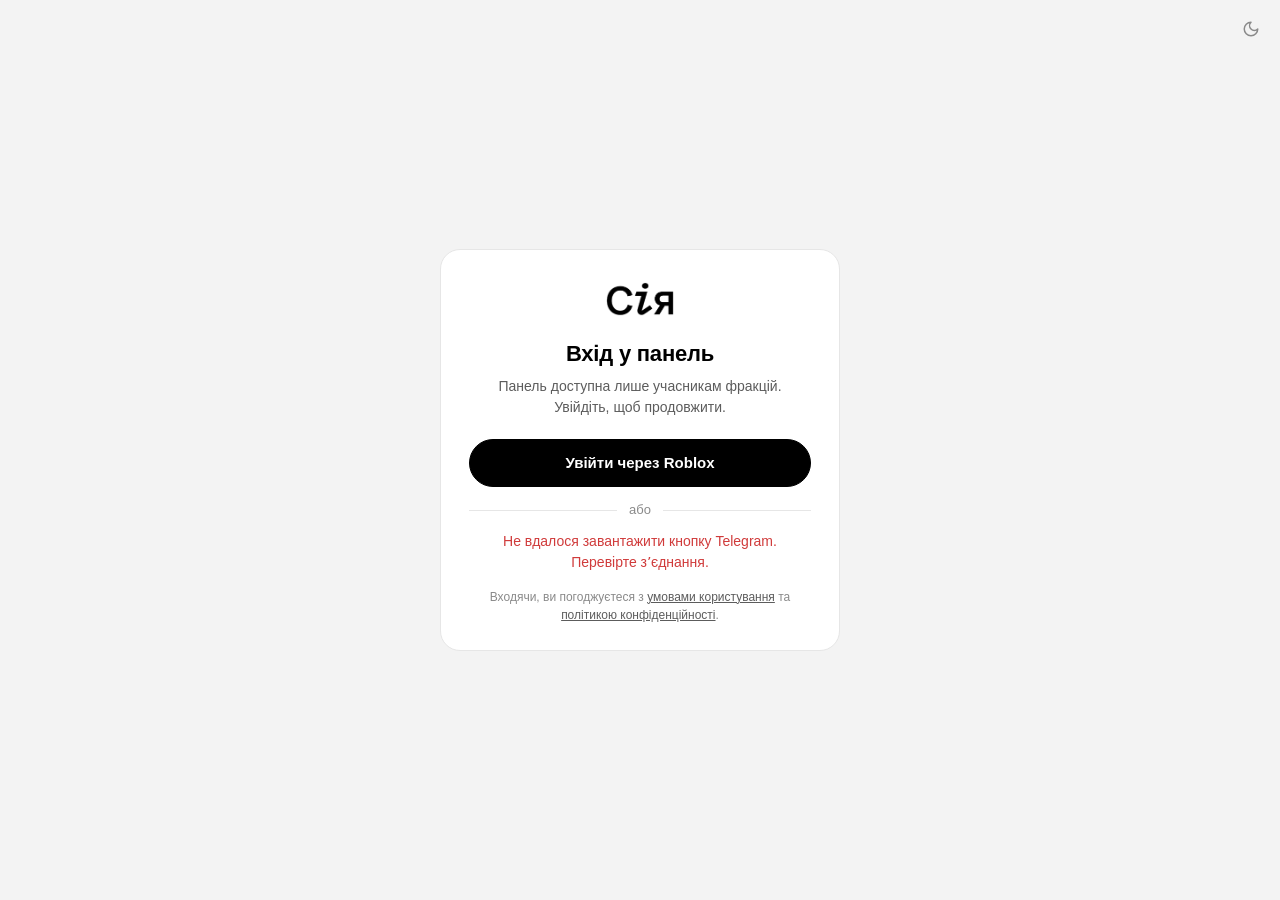
<file: index.html>
<!DOCTYPE html>
<html lang="uk">
<head>
<meta charset="UTF-8">
<meta http-equiv="Content-Security-Policy" content="
default-src 'self';
script-src 'self' https://telegram.org https://uarpeh.xyz;
style-src 'self' 'unsafe-inline' https://fonts.googleapis.com;
font-src https://fonts.gstatic.com;
img-src 'self' https: data:;
connect-src 'self' https://uarpeh.xyz https://*.uarpeh.xyz https://xqcgezcoywcnrmigjdyi.supabase.co https://globalviewcounter-default-rtdb.europe-west1.firebasedatabase.app https://siya-public-api.priluckijmikita.workers.dev;
frame-src https://oauth.telegram.org;
object-src 'none';
base-uri 'none';
form-action 'self';">
<meta name="viewport" content="width=device-width, initial-scale=1, viewport-fit=cover">
<meta name="robots" content="noindex, nofollow">
<meta name="referrer" content="strict-origin-when-cross-origin">
<title>СіЯ Панель</title>
<link rel="icon" href="favicon.ico">
<link rel="preconnect" href="https://fonts.googleapis.com">
<link rel="preconnect" href="https://fonts.gstatic.com" crossorigin>
<link rel="stylesheet" href="https://fonts.googleapis.com/css2?family=Onest:wght@400;500;600;700&family=Unbounded:wght@600;700&display=swap">
<link rel="stylesheet" href="dashboard.css?v=8">
<script src="https://telegram.org/js/telegram-web-app.js"></script>
</head>
<body class="gated">
<div class="app">
  <aside class="side" aria-label="Навігація">
    <a class="brand" href="#overview"><span class="brand-mark"><img class="logo-light" src="img/logo-black.png" alt="СіЯ" width="305" height="154"><img class="logo-dark" src="img/logo-white.png" alt="СіЯ" width="305" height="153"></span><span class="brand-sub">Дашбоард</span></a>
    <nav class="nav" id="nav"></nav>
    <div class="side-foot" id="side-foot"></div>
  </aside>

  <main class="main">
    <div class="main-inner">
      <div class="mobile-head">
        <a class="brand" href="#overview"><span class="brand-mark"><img class="logo-light" src="img/logo-black.png" alt="СіЯ" width="305" height="154"><img class="logo-dark" src="img/logo-white.png" alt="СіЯ" width="305" height="153"></span><span class="brand-sub">панель</span></a>
        <div class="right" id="mobile-account"></div>
      </div>
      <header class="top">
        <h1 id="page-title">Огляд</h1>
        <div class="top-tools">
          <div class="search" id="global-search">
            <svg viewBox="0 0 24 24" fill="none" stroke="currentColor" stroke-width="2" stroke-linecap="round"><circle cx="11" cy="11" r="7"/><path d="m20 20-3.5-3.5"/></svg>
            <input type="search" id="global-q" placeholder="Знайти гравця: нік, ID, Telegram" autocomplete="off" aria-label="Знайти гравця" aria-controls="global-results" aria-expanded="false">
            <div class="search-results" id="global-results" role="listbox" hidden></div>
          </div>
          <button class="icon-btn" type="button" data-act="refresh" title="Оновити дані" aria-label="Оновити дані">
            <svg viewBox="0 0 24 24" fill="none" stroke="currentColor" stroke-width="2" stroke-linecap="round" stroke-linejoin="round"><path d="M20 11a8 8 0 1 0-2.3 5.7"/><path d="M20 4v7h-7"/></svg>
          </button>
        </div>
      </header>
      <div id="view" aria-live="polite"></div>
    </div>
  </main>

  <nav class="tabbar" id="tabbar" aria-label="Розділи"></nav>
</div>

<div class="gate" id="gate"><noscript>Для роботи панелі потрібен JavaScript.</noscript></div>

<dialog class="dlg" id="dlg"></dialog>
<div class="drawer-veil" id="drawer-veil"></div>
<aside class="drawer" id="drawer" aria-hidden="true" aria-label="Профіль гравця"></aside>
<div class="tip" id="tip" role="tooltip"></div>
<div class="toasts" id="toasts" aria-live="assertive"></div>

<script src="dashboard.js?v=9"></script>
</body>
</html>
</file>
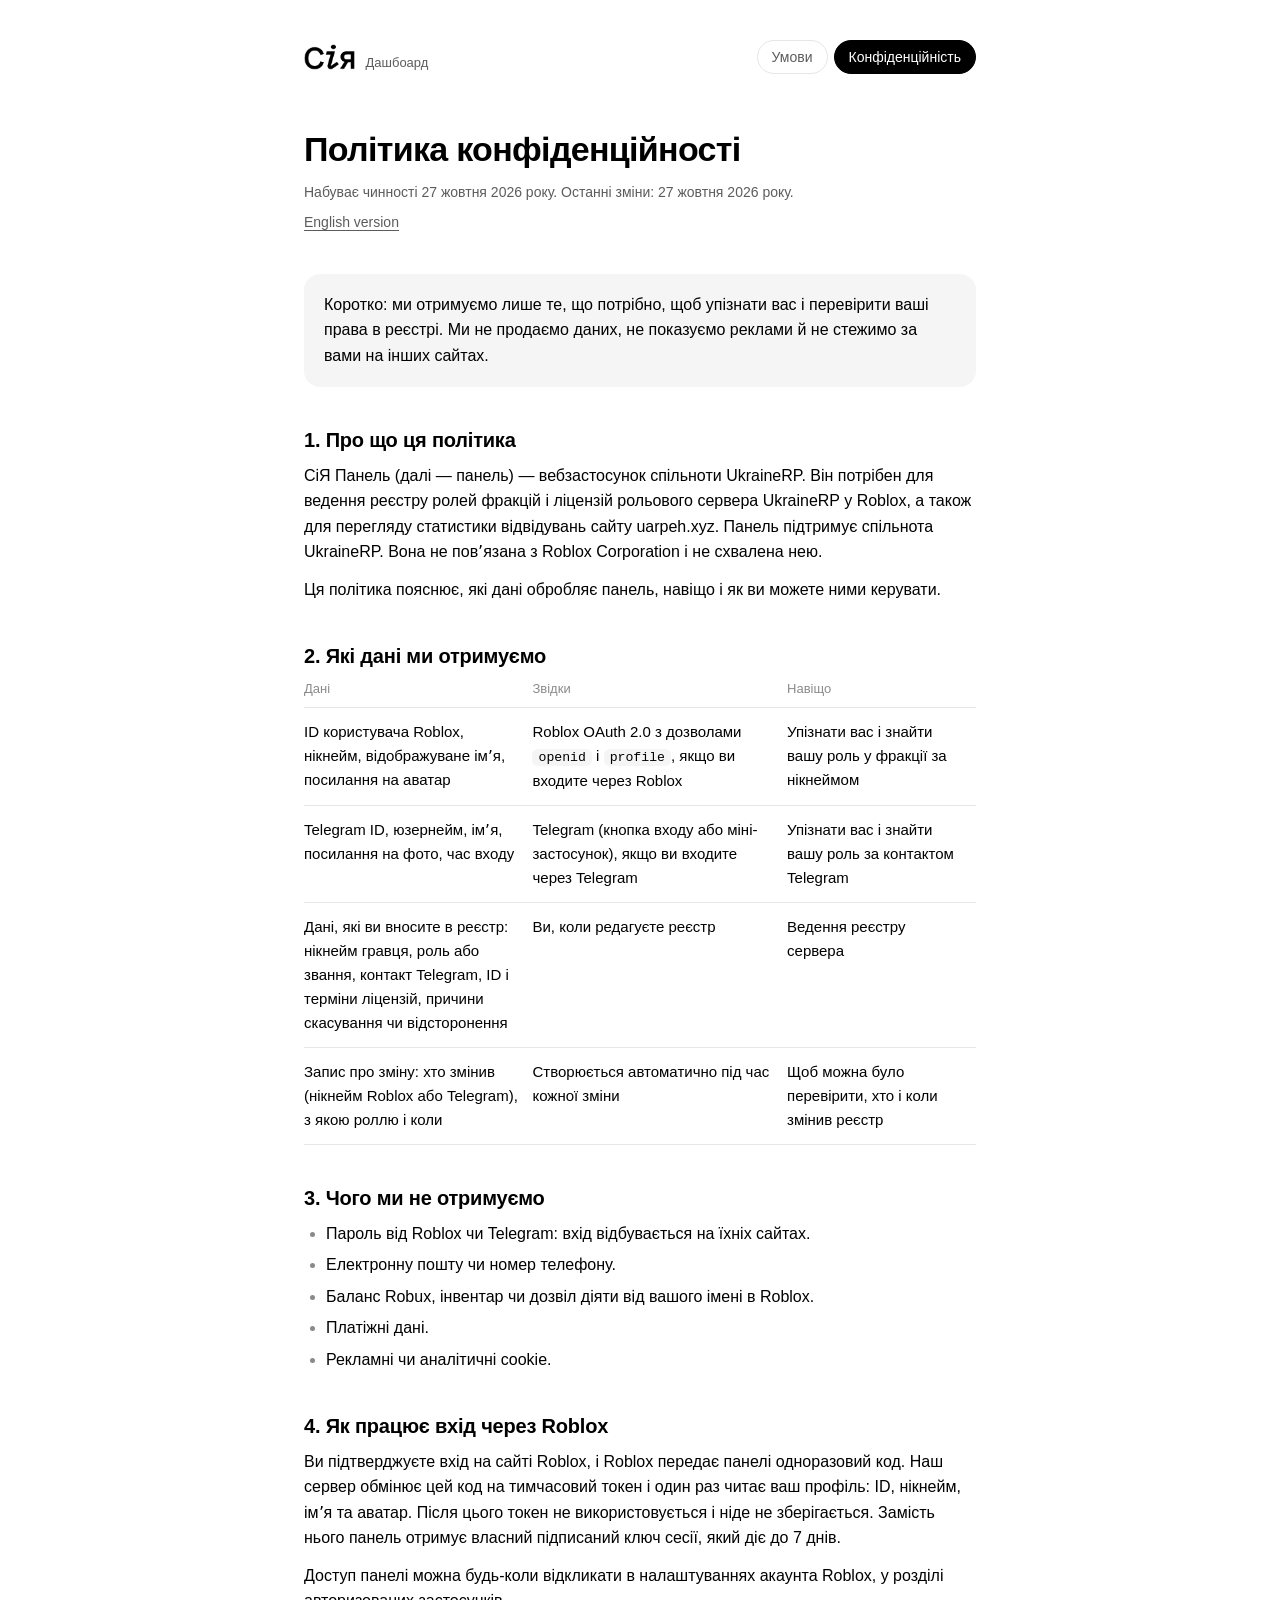
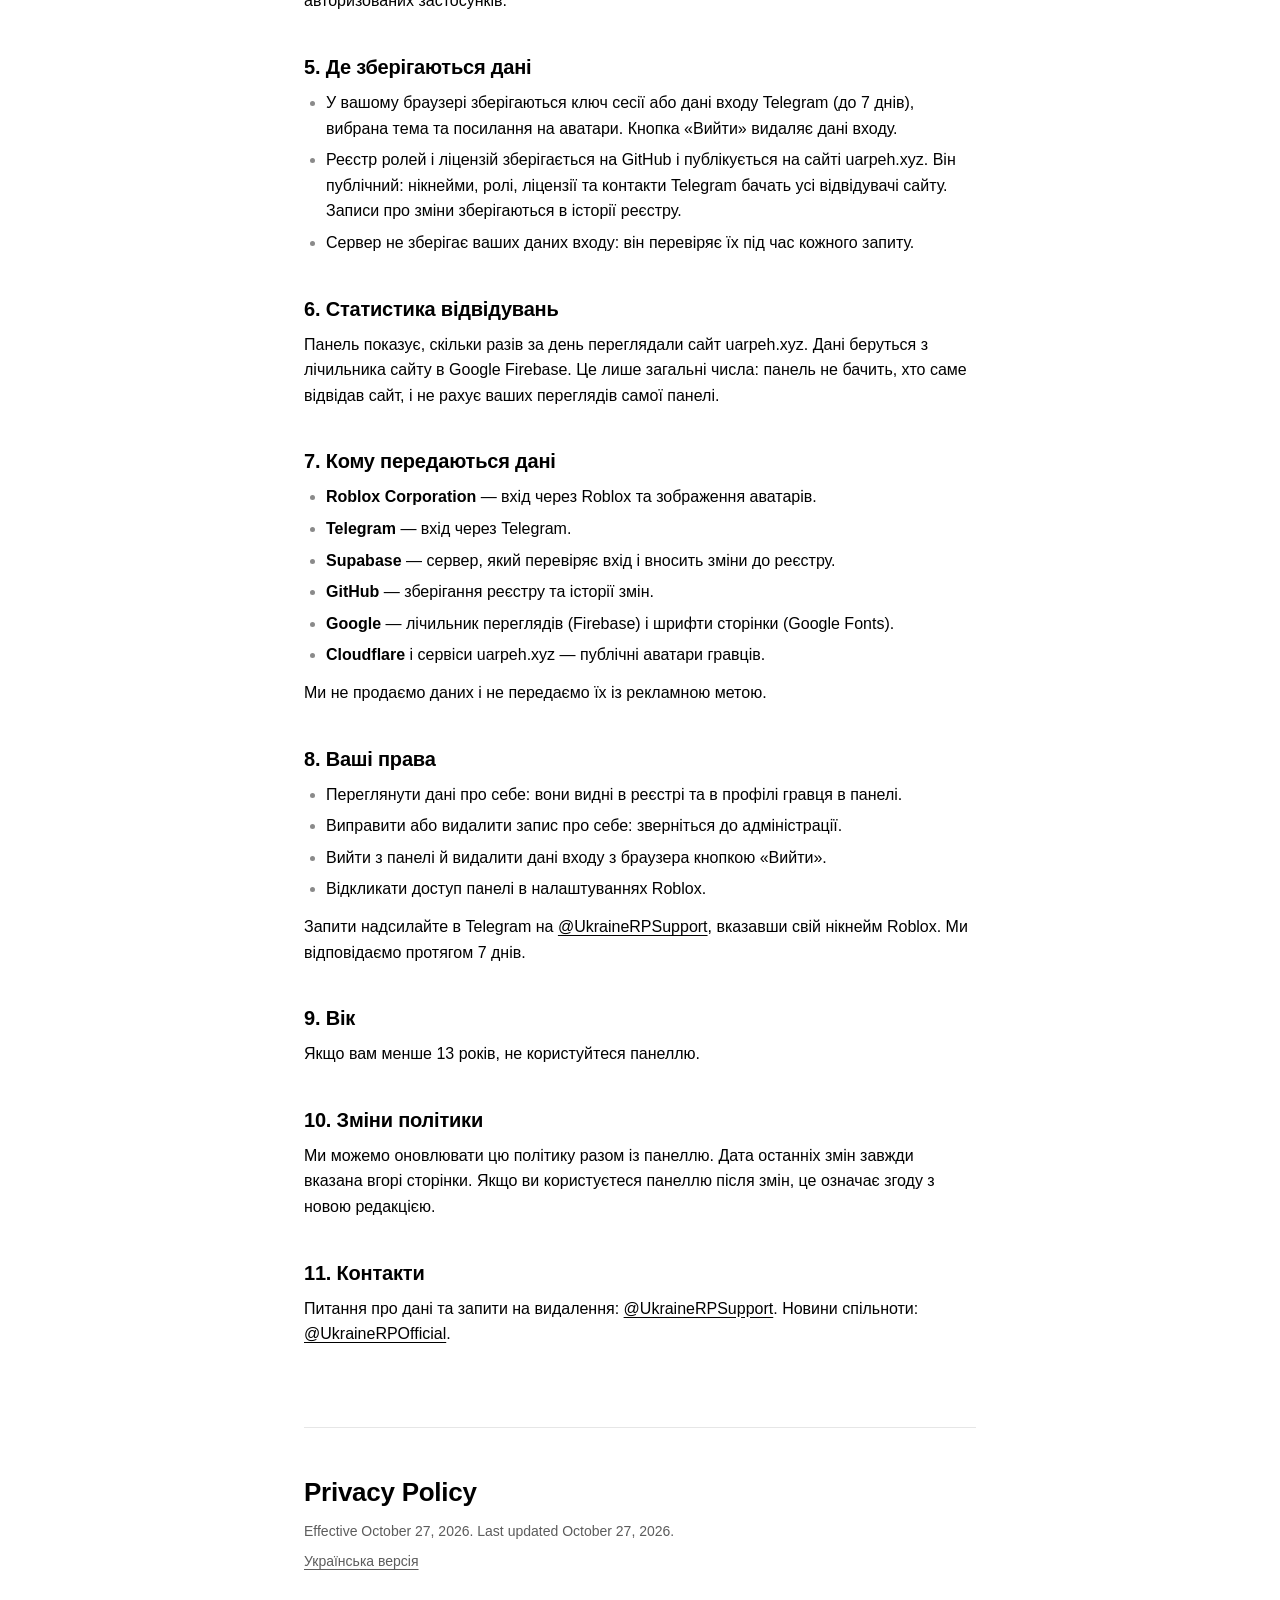
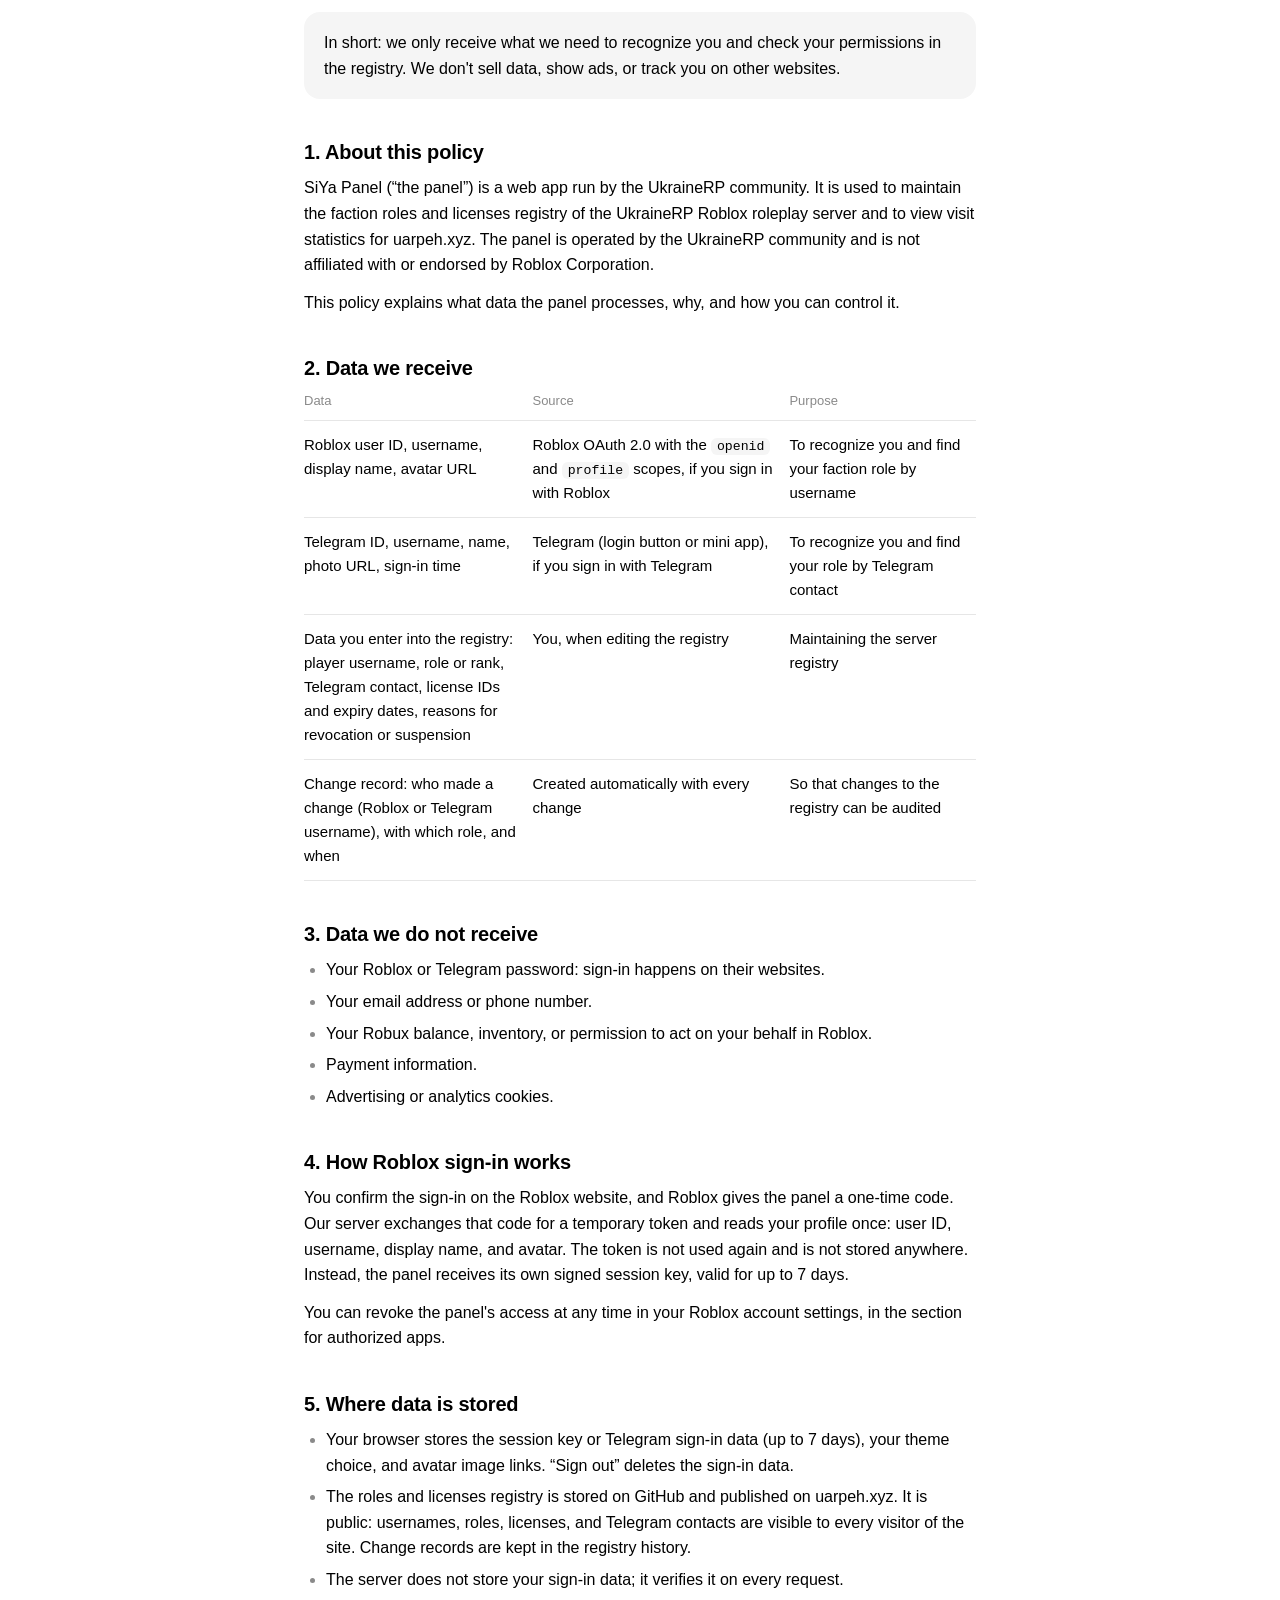
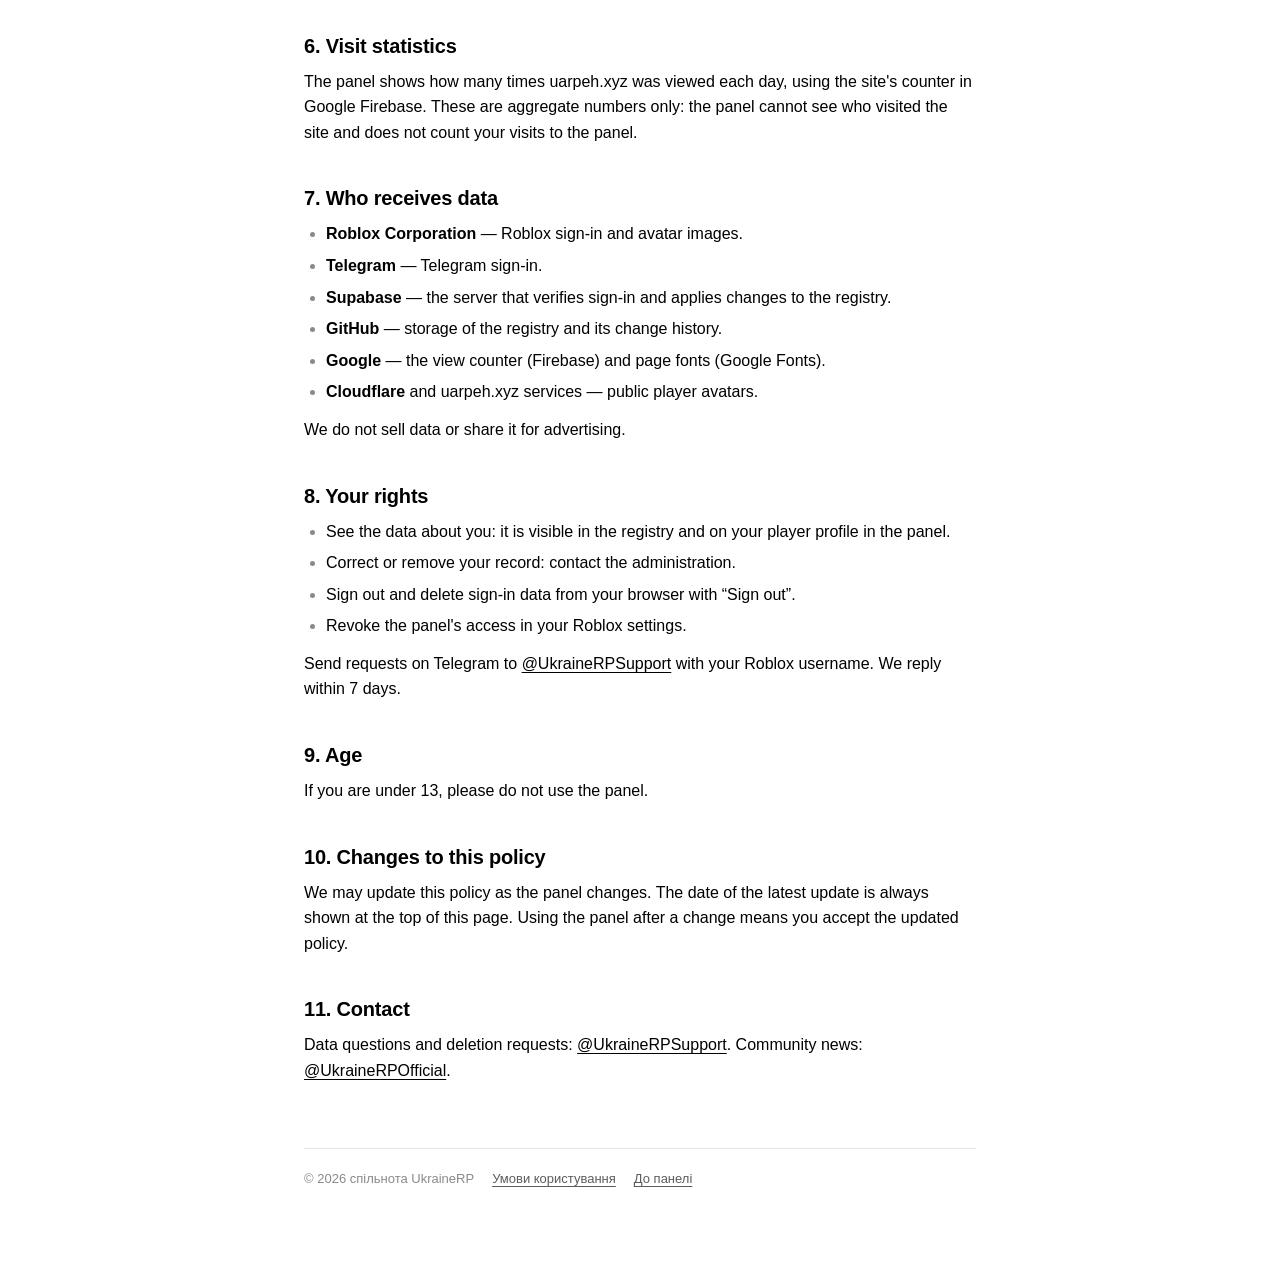
<file: privacy.html>
<!DOCTYPE html>
<html lang="uk">
<head>
<meta charset="UTF-8">
<meta http-equiv="Content-Security-Policy" content="default-src 'self'; style-src 'self' https://fonts.googleapis.com; font-src https://fonts.gstatic.com; img-src 'self' data:; object-src 'none'; base-uri 'none';">
<meta name="viewport" content="width=device-width, initial-scale=1, viewport-fit=cover">
<title>Політика конфіденційності — СіЯ Панель</title>
<meta name="description" content="Які дані обробляє СіЯ Панель спільноти UkraineRP і як ними керувати.">
<link rel="icon" href="favicon.ico">
<link rel="preconnect" href="https://fonts.googleapis.com">
<link rel="preconnect" href="https://fonts.gstatic.com" crossorigin>
<link rel="stylesheet" href="https://fonts.googleapis.com/css2?family=Onest:wght@400;500;600;700&family=Unbounded:wght@600;700&display=swap">
<link rel="stylesheet" href="legal.css?v=2">
</head>
<body>
<div class="wrap">
  <header class="bar">
    <a class="brand" href="./"><span class="brand-mark"><img class="logo-light" src="img/logo-black.png" alt="СіЯ" width="305" height="154"><img class="logo-dark" src="img/logo-white.png" alt="СіЯ" width="305" height="153"></span><span class="brand-sub">Дашбоард</span></a>
    <nav aria-label="Документи">
      <a href="terms.html">Умови</a>
      <a href="privacy.html" aria-current="page">Конфіденційність</a>
    </nav>
  </header>

  <main>
    <section class="lang-block" lang="uk" id="uk">
      <h1>Політика конфіденційності</h1>
      <p class="meta">Набуває чинності 27 жовтня 2026 року. Останні зміни: 27 жовтня 2026 року.</p>
      <p class="lang-switch"><a href="#en">English version</a></p>

      <div class="summary"><p>Коротко: ми отримуємо лише те, що потрібно, щоб упізнати вас і перевірити ваші права в реєстрі. Ми не продаємо даних, не показуємо реклами й не стежимо за вами на інших сайтах.</p></div>

      <h2>1. Про що ця політика</h2>
      <p>СіЯ Панель (далі — панель) — вебзастосунок спільноти UkraineRP. Він потрібен для ведення реєстру ролей фракцій і ліцензій рольового сервера UkraineRP у Roblox, а також для перегляду статистики відвідувань сайту uarpeh.xyz. Панель підтримує спільнота UkraineRP. Вона не повʼязана з Roblox Corporation і не схвалена нею.</p>
      <p>Ця політика пояснює, які дані обробляє панель, навіщо і як ви можете ними керувати.</p>

      <h2>2. Які дані ми отримуємо</h2>
      <table>
        <thead><tr><th>Дані</th><th>Звідки</th><th>Навіщо</th></tr></thead>
        <tbody>
          <tr><td>ID користувача Roblox, нікнейм, відображуване імʼя, посилання на аватар</td><td>Roblox OAuth 2.0 з дозволами <code>openid</code> і <code>profile</code>, якщо ви входите через Roblox</td><td>Упізнати вас і знайти вашу роль у фракції за нікнеймом</td></tr>
          <tr><td>Telegram ID, юзернейм, імʼя, посилання на фото, час входу</td><td>Telegram (кнопка входу або міні-застосунок), якщо ви входите через Telegram</td><td>Упізнати вас і знайти вашу роль за контактом Telegram</td></tr>
          <tr><td>Дані, які ви вносите в реєстр: нікнейм гравця, роль або звання, контакт Telegram, ID і терміни ліцензій, причини скасування чи відсторонення</td><td>Ви, коли редагуєте реєстр</td><td>Ведення реєстру сервера</td></tr>
          <tr><td>Запис про зміну: хто змінив (нікнейм Roblox або Telegram), з якою роллю і коли</td><td>Створюється автоматично під час кожної зміни</td><td>Щоб можна було перевірити, хто і коли змінив реєстр</td></tr>
        </tbody>
      </table>

      <h2>3. Чого ми не отримуємо</h2>
      <ul>
        <li>Пароль від Roblox чи Telegram: вхід відбувається на їхніх сайтах.</li>
        <li>Електронну пошту чи номер телефону.</li>
        <li>Баланс Robux, інвентар чи дозвіл діяти від вашого імені в Roblox.</li>
        <li>Платіжні дані.</li>
        <li>Рекламні чи аналітичні cookie.</li>
      </ul>

      <h2>4. Як працює вхід через Roblox</h2>
      <p>Ви підтверджуєте вхід на сайті Roblox, і Roblox передає панелі одноразовий код. Наш сервер обмінює цей код на тимчасовий токен і один раз читає ваш профіль: ID, нікнейм, імʼя та аватар. Після цього токен не використовується і ніде не зберігається. Замість нього панель отримує власний підписаний ключ сесії, який діє до 7 днів.</p>
      <p>Доступ панелі можна будь-коли відкликати в налаштуваннях акаунта Roblox, у розділі авторизованих застосунків.</p>

      <h2>5. Де зберігаються дані</h2>
      <ul>
        <li>У вашому браузері зберігаються ключ сесії або дані входу Telegram (до 7 днів), вибрана тема та посилання на аватари. Кнопка «Вийти» видаляє дані входу.</li>
        <li>Реєстр ролей і ліцензій зберігається на GitHub і публікується на сайті uarpeh.xyz. Він публічний: нікнейми, ролі, ліцензії та контакти Telegram бачать усі відвідувачі сайту. Записи про зміни зберігаються в історії реєстру.</li>
        <li>Сервер не зберігає ваших даних входу: він перевіряє їх під час кожного запиту.</li>
      </ul>

      <h2>6. Статистика відвідувань</h2>
      <p>Панель показує, скільки разів за день переглядали сайт uarpeh.xyz. Дані беруться з лічильника сайту в Google Firebase. Це лише загальні числа: панель не бачить, хто саме відвідав сайт, і не рахує ваших переглядів самої панелі.</p>

      <h2>7. Кому передаються дані</h2>
      <ul>
        <li><strong>Roblox Corporation</strong> — вхід через Roblox та зображення аватарів.</li>
        <li><strong>Telegram</strong> — вхід через Telegram.</li>
        <li><strong>Supabase</strong> — сервер, який перевіряє вхід і вносить зміни до реєстру.</li>
        <li><strong>GitHub</strong> — зберігання реєстру та історії змін.</li>
        <li><strong>Google</strong> — лічильник переглядів (Firebase) і шрифти сторінки (Google Fonts).</li>
        <li><strong>Cloudflare</strong> і сервіси uarpeh.xyz — публічні аватари гравців.</li>
      </ul>
      <p>Ми не продаємо даних і не передаємо їх із рекламною метою.</p>

      <h2>8. Ваші права</h2>
      <ul>
        <li>Переглянути дані про себе: вони видні в реєстрі та в профілі гравця в панелі.</li>
        <li>Виправити або видалити запис про себе: зверніться до адміністрації.</li>
        <li>Вийти з панелі й видалити дані входу з браузера кнопкою «Вийти».</li>
        <li>Відкликати доступ панелі в налаштуваннях Roblox.</li>
      </ul>
      <p>Запити надсилайте в Telegram на <a href="https://t.me/UkraineRPSupport">@UkraineRPSupport</a>, вказавши свій нікнейм Roblox. Ми відповідаємо протягом 7 днів.</p>

      <h2>9. Вік</h2>
      <p>Якщо вам менше 13 років, не користуйтеся панеллю.</p>

      <h2>10. Зміни політики</h2>
      <p>Ми можемо оновлювати цю політику разом із панеллю. Дата останніх змін завжди вказана вгорі сторінки. Якщо ви користуєтеся панеллю після змін, це означає згоду з новою редакцією.</p>

      <h2>11. Контакти</h2>
      <p>Питання про дані та запити на видалення: <a href="https://t.me/UkraineRPSupport">@UkraineRPSupport</a>. Новини спільноти: <a href="https://t.me/UkraineRPOfficial">@UkraineRPOfficial</a>.</p>
    </section>

    <section class="lang-block" lang="en" id="en">
      <h2>Privacy Policy</h2>
      <p class="meta">Effective October 27, 2026. Last updated October 27, 2026.</p>
      <p class="lang-switch"><a href="#uk">Українська версія</a></p>

      <div class="summary"><p>In short: we only receive what we need to recognize you and check your permissions in the registry. We don't sell data, show ads, or track you on other websites.</p></div>

      <h2>1. About this policy</h2>
      <p>SiYa Panel (“the panel”) is a web app run by the UkraineRP community. It is used to maintain the faction roles and licenses registry of the UkraineRP Roblox roleplay server and to view visit statistics for uarpeh.xyz. The panel is operated by the UkraineRP community and is not affiliated with or endorsed by Roblox Corporation.</p>
      <p>This policy explains what data the panel processes, why, and how you can control it.</p>

      <h2>2. Data we receive</h2>
      <table>
        <thead><tr><th>Data</th><th>Source</th><th>Purpose</th></tr></thead>
        <tbody>
          <tr><td>Roblox user ID, username, display name, avatar URL</td><td>Roblox OAuth 2.0 with the <code>openid</code> and <code>profile</code> scopes, if you sign in with Roblox</td><td>To recognize you and find your faction role by username</td></tr>
          <tr><td>Telegram ID, username, name, photo URL, sign-in time</td><td>Telegram (login button or mini app), if you sign in with Telegram</td><td>To recognize you and find your role by Telegram contact</td></tr>
          <tr><td>Data you enter into the registry: player username, role or rank, Telegram contact, license IDs and expiry dates, reasons for revocation or suspension</td><td>You, when editing the registry</td><td>Maintaining the server registry</td></tr>
          <tr><td>Change record: who made a change (Roblox or Telegram username), with which role, and when</td><td>Created automatically with every change</td><td>So that changes to the registry can be audited</td></tr>
        </tbody>
      </table>

      <h2>3. Data we do not receive</h2>
      <ul>
        <li>Your Roblox or Telegram password: sign-in happens on their websites.</li>
        <li>Your email address or phone number.</li>
        <li>Your Robux balance, inventory, or permission to act on your behalf in Roblox.</li>
        <li>Payment information.</li>
        <li>Advertising or analytics cookies.</li>
      </ul>

      <h2>4. How Roblox sign-in works</h2>
      <p>You confirm the sign-in on the Roblox website, and Roblox gives the panel a one-time code. Our server exchanges that code for a temporary token and reads your profile once: user ID, username, display name, and avatar. The token is not used again and is not stored anywhere. Instead, the panel receives its own signed session key, valid for up to 7 days.</p>
      <p>You can revoke the panel's access at any time in your Roblox account settings, in the section for authorized apps.</p>

      <h2>5. Where data is stored</h2>
      <ul>
        <li>Your browser stores the session key or Telegram sign-in data (up to 7 days), your theme choice, and avatar image links. “Sign out” deletes the sign-in data.</li>
        <li>The roles and licenses registry is stored on GitHub and published on uarpeh.xyz. It is public: usernames, roles, licenses, and Telegram contacts are visible to every visitor of the site. Change records are kept in the registry history.</li>
        <li>The server does not store your sign-in data; it verifies it on every request.</li>
      </ul>

      <h2>6. Visit statistics</h2>
      <p>The panel shows how many times uarpeh.xyz was viewed each day, using the site's counter in Google Firebase. These are aggregate numbers only: the panel cannot see who visited the site and does not count your visits to the panel.</p>

      <h2>7. Who receives data</h2>
      <ul>
        <li><strong>Roblox Corporation</strong> — Roblox sign-in and avatar images.</li>
        <li><strong>Telegram</strong> — Telegram sign-in.</li>
        <li><strong>Supabase</strong> — the server that verifies sign-in and applies changes to the registry.</li>
        <li><strong>GitHub</strong> — storage of the registry and its change history.</li>
        <li><strong>Google</strong> — the view counter (Firebase) and page fonts (Google Fonts).</li>
        <li><strong>Cloudflare</strong> and uarpeh.xyz services — public player avatars.</li>
      </ul>
      <p>We do not sell data or share it for advertising.</p>

      <h2>8. Your rights</h2>
      <ul>
        <li>See the data about you: it is visible in the registry and on your player profile in the panel.</li>
        <li>Correct or remove your record: contact the administration.</li>
        <li>Sign out and delete sign-in data from your browser with “Sign out”.</li>
        <li>Revoke the panel's access in your Roblox settings.</li>
      </ul>
      <p>Send requests on Telegram to <a href="https://t.me/UkraineRPSupport">@UkraineRPSupport</a> with your Roblox username. We reply within 7 days.</p>

      <h2>9. Age</h2>
      <p>If you are under 13, please do not use the panel.</p>

      <h2>10. Changes to this policy</h2>
      <p>We may update this policy as the panel changes. The date of the latest update is always shown at the top of this page. Using the panel after a change means you accept the updated policy.</p>

      <h2>11. Contact</h2>
      <p>Data questions and deletion requests: <a href="https://t.me/UkraineRPSupport">@UkraineRPSupport</a>. Community news: <a href="https://t.me/UkraineRPOfficial">@UkraineRPOfficial</a>.</p>
    </section>
  </main>

  <footer>
    <span>© 2026 спільнота UkraineRP</span>
    <a href="terms.html">Умови користування</a>
    <a href="./">До панелі</a>
  </footer>
</div>
</body>
</html>
</file>
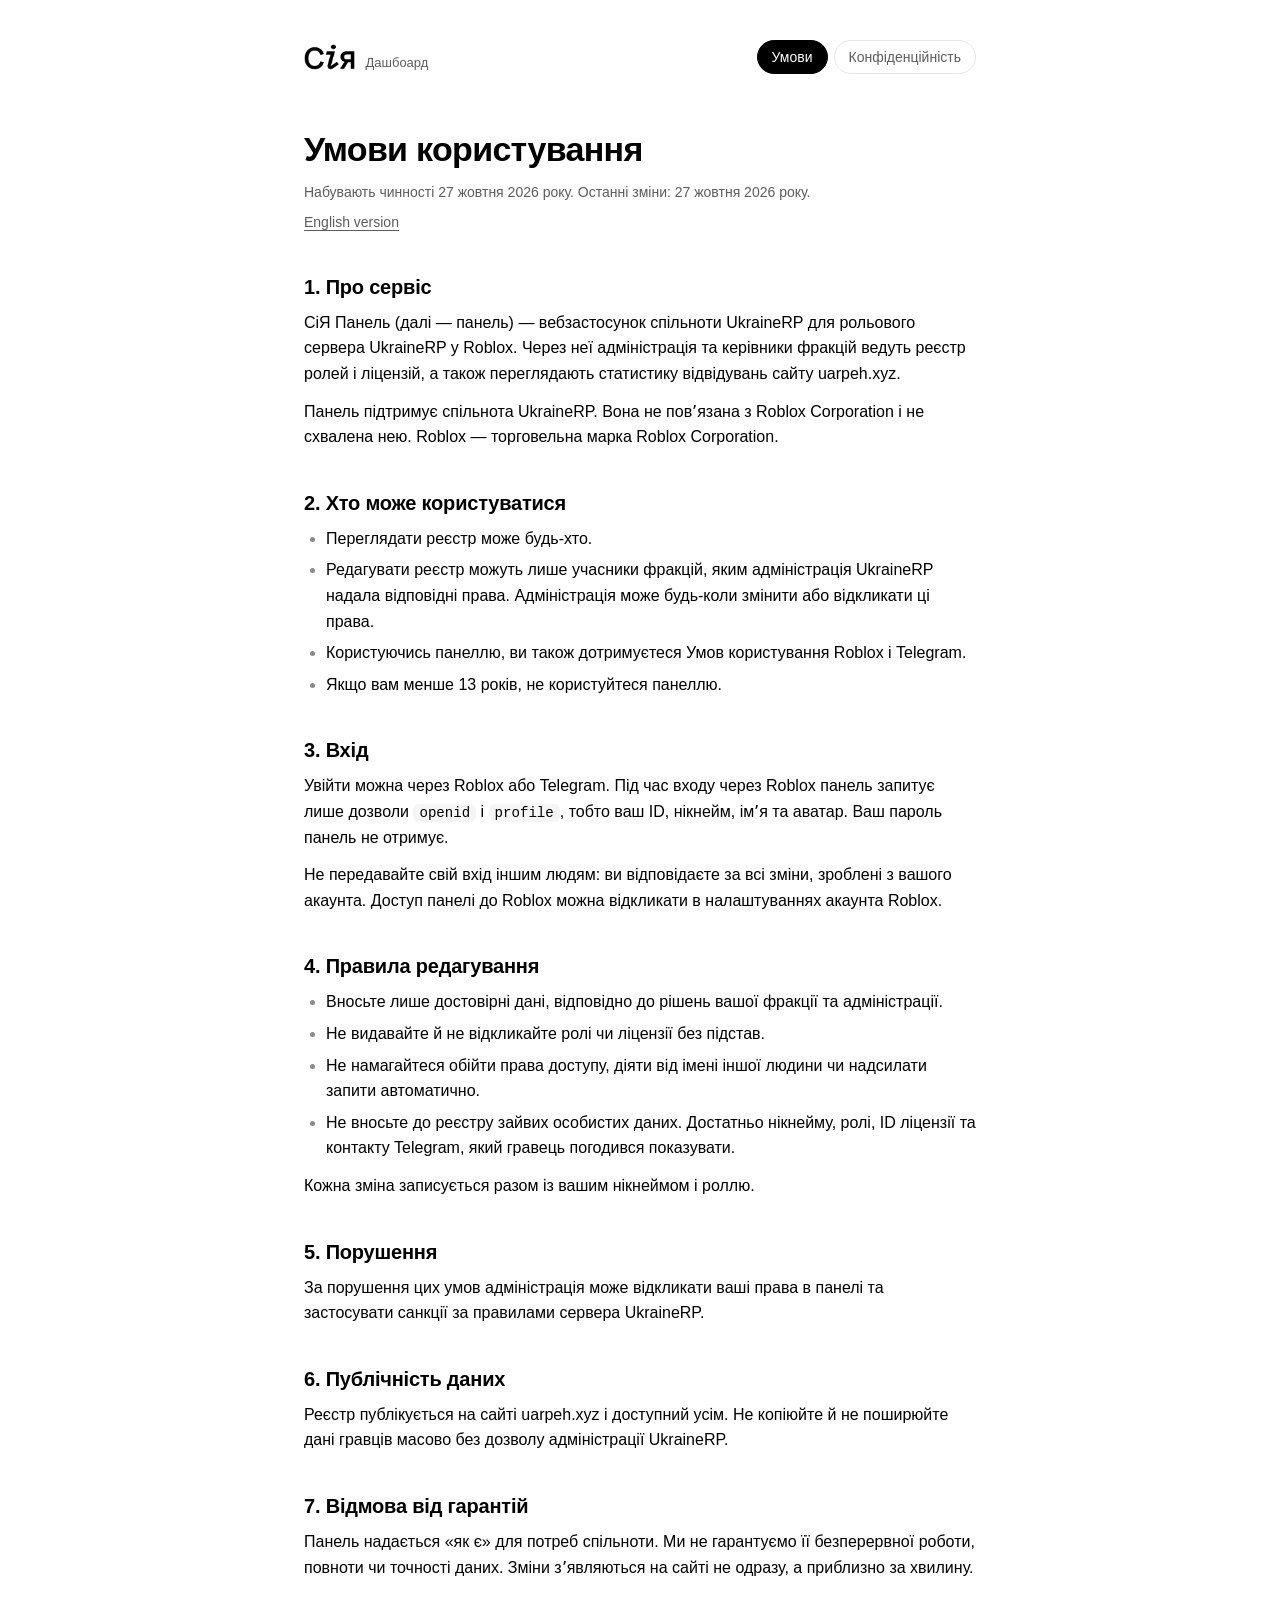
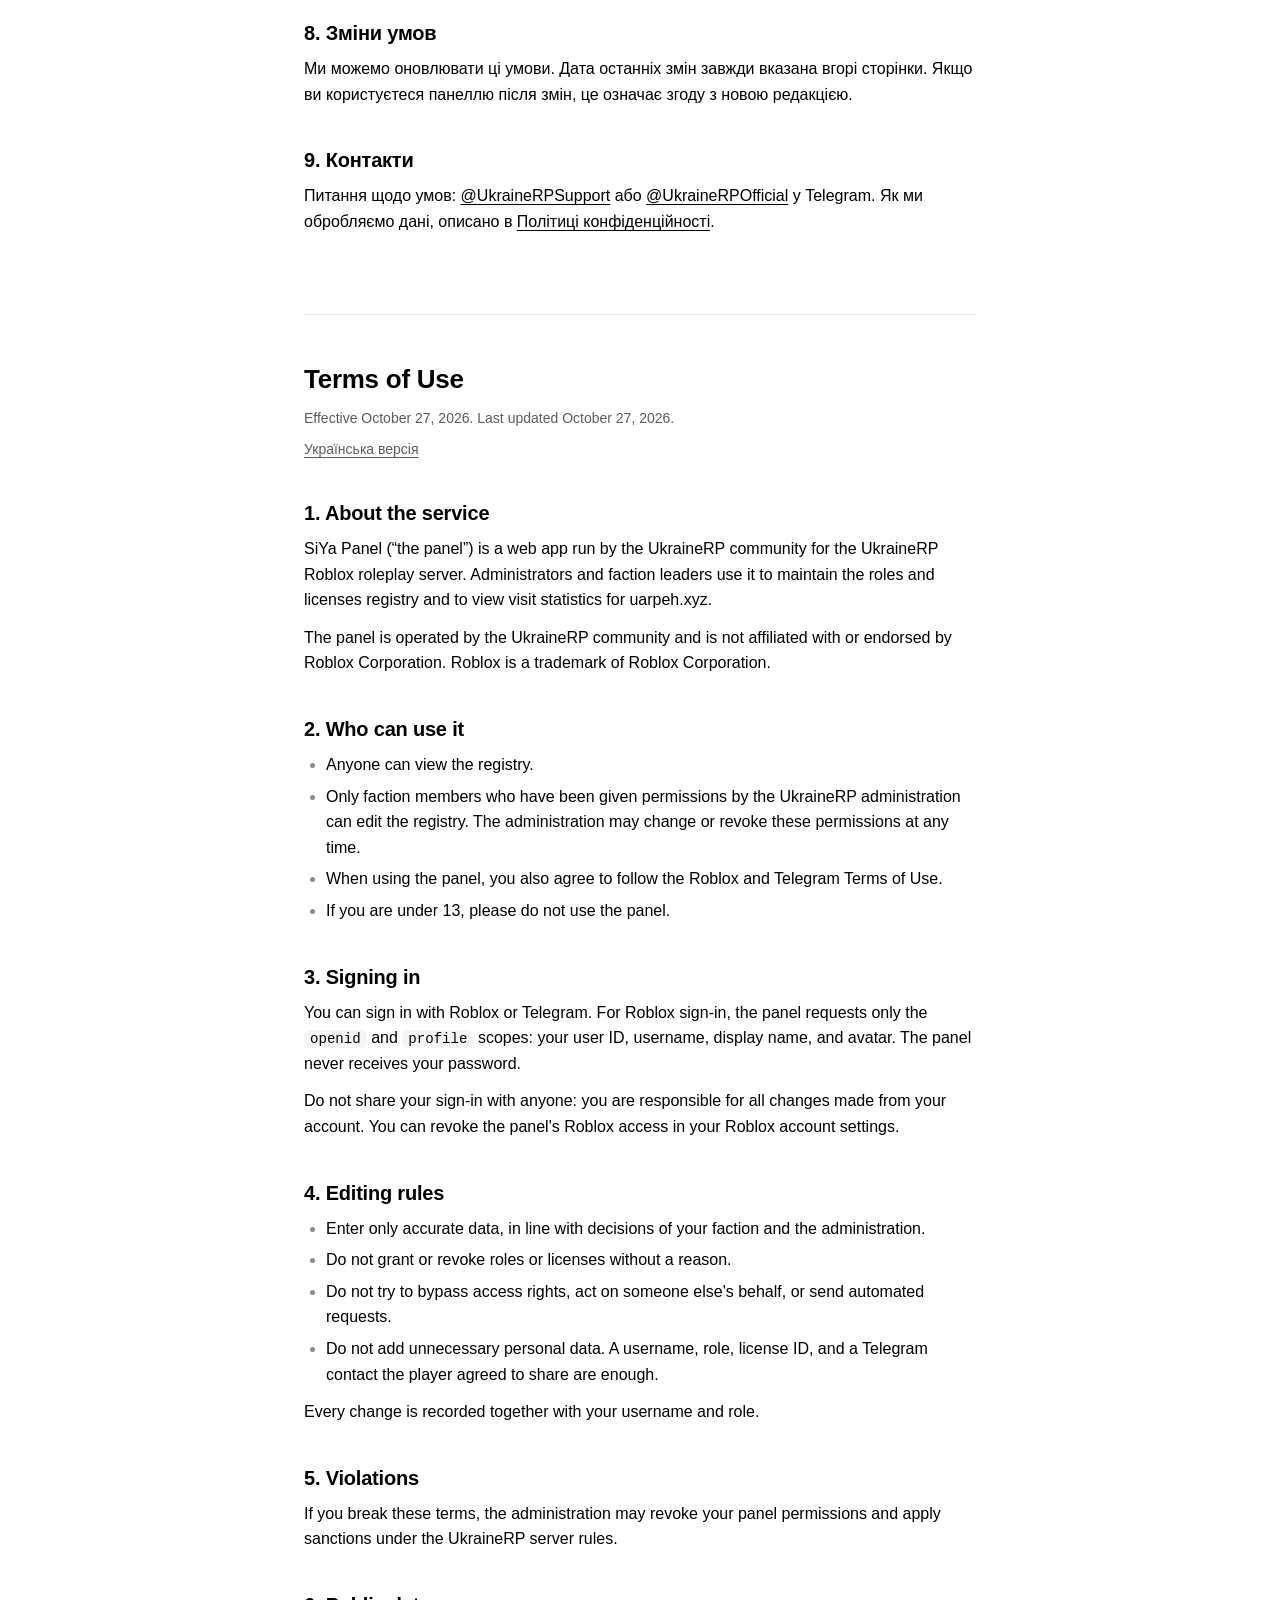
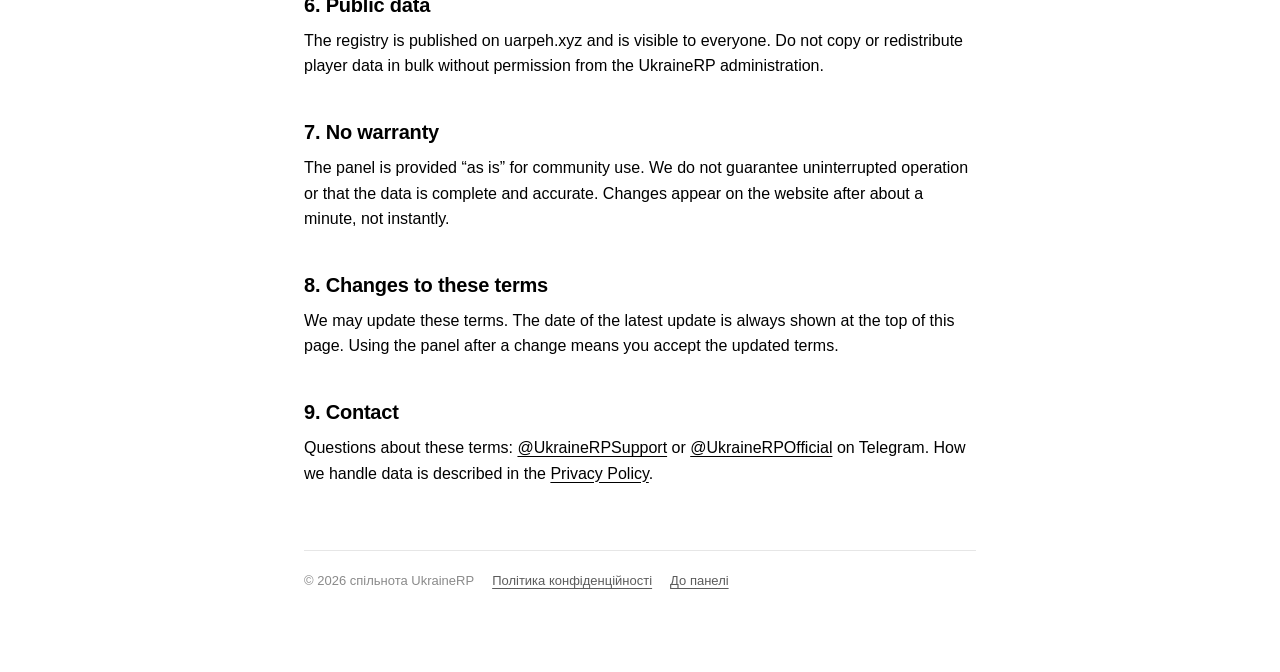
<file: terms.html>
<!DOCTYPE html>
<html lang="uk">
<head>
<meta charset="UTF-8">
<meta http-equiv="Content-Security-Policy" content="default-src 'self'; style-src 'self' https://fonts.googleapis.com; font-src https://fonts.gstatic.com; img-src 'self' data:; object-src 'none'; base-uri 'none';">
<meta name="viewport" content="width=device-width, initial-scale=1, viewport-fit=cover">
<title>Умови користування — СіЯ Панель</title>
<meta name="description" content="Правила користування СіЯ Панеллю спільноти UkraineRP.">
<link rel="icon" href="favicon.ico">
<link rel="preconnect" href="https://fonts.googleapis.com">
<link rel="preconnect" href="https://fonts.gstatic.com" crossorigin>
<link rel="stylesheet" href="https://fonts.googleapis.com/css2?family=Onest:wght@400;500;600;700&family=Unbounded:wght@600;700&display=swap">
<link rel="stylesheet" href="legal.css?v=2">
</head>
<body>
<div class="wrap">
  <header class="bar">
    <a class="brand" href="./"><span class="brand-mark"><img class="logo-light" src="img/logo-black.png" alt="СіЯ" width="305" height="154"><img class="logo-dark" src="img/logo-white.png" alt="СіЯ" width="305" height="153"></span><span class="brand-sub">Дашбоард</span></a>
    <nav aria-label="Документи">
      <a href="terms.html" aria-current="page">Умови</a>
      <a href="privacy.html">Конфіденційність</a>
    </nav>
  </header>

  <main>
    <section class="lang-block" lang="uk" id="uk">
      <h1>Умови користування</h1>
      <p class="meta">Набувають чинності 27 жовтня 2026 року. Останні зміни: 27 жовтня 2026 року.</p>
      <p class="lang-switch"><a href="#en">English version</a></p>

      <h2>1. Про сервіс</h2>
      <p>СіЯ Панель (далі — панель) — вебзастосунок спільноти UkraineRP для рольового сервера UkraineRP у Roblox. Через неї адміністрація та керівники фракцій ведуть реєстр ролей і ліцензій, а також переглядають статистику відвідувань сайту uarpeh.xyz.</p>
      <p>Панель підтримує спільнота UkraineRP. Вона не повʼязана з Roblox Corporation і не схвалена нею. Roblox — торговельна марка Roblox Corporation.</p>

      <h2>2. Хто може користуватися</h2>
      <ul>
        <li>Переглядати реєстр може будь-хто.</li>
        <li>Редагувати реєстр можуть лише учасники фракцій, яким адміністрація UkraineRP надала відповідні права. Адміністрація може будь-коли змінити або відкликати ці права.</li>
        <li>Користуючись панеллю, ви також дотримуєтеся Умов користування Roblox і Telegram.</li>
        <li>Якщо вам менше 13 років, не користуйтеся панеллю.</li>
      </ul>

      <h2>3. Вхід</h2>
      <p>Увійти можна через Roblox або Telegram. Під час входу через Roblox панель запитує лише дозволи <code>openid</code> і <code>profile</code>, тобто ваш ID, нікнейм, імʼя та аватар. Ваш пароль панель не отримує.</p>
      <p>Не передавайте свій вхід іншим людям: ви відповідаєте за всі зміни, зроблені з вашого акаунта. Доступ панелі до Roblox можна відкликати в налаштуваннях акаунта Roblox.</p>

      <h2>4. Правила редагування</h2>
      <ul>
        <li>Вносьте лише достовірні дані, відповідно до рішень вашої фракції та адміністрації.</li>
        <li>Не видавайте й не відкликайте ролі чи ліцензії без підстав.</li>
        <li>Не намагайтеся обійти права доступу, діяти від імені іншої людини чи надсилати запити автоматично.</li>
        <li>Не вносьте до реєстру зайвих особистих даних. Достатньо нікнейму, ролі, ID ліцензії та контакту Telegram, який гравець погодився показувати.</li>
      </ul>
      <p>Кожна зміна записується разом із вашим нікнеймом і роллю.</p>

      <h2>5. Порушення</h2>
      <p>За порушення цих умов адміністрація може відкликати ваші права в панелі та застосувати санкції за правилами сервера UkraineRP.</p>

      <h2>6. Публічність даних</h2>
      <p>Реєстр публікується на сайті uarpeh.xyz і доступний усім. Не копіюйте й не поширюйте дані гравців масово без дозволу адміністрації UkraineRP.</p>

      <h2>7. Відмова від гарантій</h2>
      <p>Панель надається «як є» для потреб спільноти. Ми не гарантуємо її безперервної роботи, повноти чи точності даних. Зміни зʼявляються на сайті не одразу, а приблизно за хвилину.</p>

      <h2>8. Зміни умов</h2>
      <p>Ми можемо оновлювати ці умови. Дата останніх змін завжди вказана вгорі сторінки. Якщо ви користуєтеся панеллю після змін, це означає згоду з новою редакцією.</p>

      <h2>9. Контакти</h2>
      <p>Питання щодо умов: <a href="https://t.me/UkraineRPSupport">@UkraineRPSupport</a> або <a href="https://t.me/UkraineRPOfficial">@UkraineRPOfficial</a> у Telegram. Як ми обробляємо дані, описано в <a href="privacy.html">Політиці конфіденційності</a>.</p>
    </section>

    <section class="lang-block" lang="en" id="en">
      <h2>Terms of Use</h2>
      <p class="meta">Effective October 27, 2026. Last updated October 27, 2026.</p>
      <p class="lang-switch"><a href="#uk">Українська версія</a></p>

      <h2>1. About the service</h2>
      <p>SiYa Panel (“the panel”) is a web app run by the UkraineRP community for the UkraineRP Roblox roleplay server. Administrators and faction leaders use it to maintain the roles and licenses registry and to view visit statistics for uarpeh.xyz.</p>
      <p>The panel is operated by the UkraineRP community and is not affiliated with or endorsed by Roblox Corporation. Roblox is a trademark of Roblox Corporation.</p>

      <h2>2. Who can use it</h2>
      <ul>
        <li>Anyone can view the registry.</li>
        <li>Only faction members who have been given permissions by the UkraineRP administration can edit the registry. The administration may change or revoke these permissions at any time.</li>
        <li>When using the panel, you also agree to follow the Roblox and Telegram Terms of Use.</li>
        <li>If you are under 13, please do not use the panel.</li>
      </ul>

      <h2>3. Signing in</h2>
      <p>You can sign in with Roblox or Telegram. For Roblox sign-in, the panel requests only the <code>openid</code> and <code>profile</code> scopes: your user ID, username, display name, and avatar. The panel never receives your password.</p>
      <p>Do not share your sign-in with anyone: you are responsible for all changes made from your account. You can revoke the panel's Roblox access in your Roblox account settings.</p>

      <h2>4. Editing rules</h2>
      <ul>
        <li>Enter only accurate data, in line with decisions of your faction and the administration.</li>
        <li>Do not grant or revoke roles or licenses without a reason.</li>
        <li>Do not try to bypass access rights, act on someone else's behalf, or send automated requests.</li>
        <li>Do not add unnecessary personal data. A username, role, license ID, and a Telegram contact the player agreed to share are enough.</li>
      </ul>
      <p>Every change is recorded together with your username and role.</p>

      <h2>5. Violations</h2>
      <p>If you break these terms, the administration may revoke your panel permissions and apply sanctions under the UkraineRP server rules.</p>

      <h2>6. Public data</h2>
      <p>The registry is published on uarpeh.xyz and is visible to everyone. Do not copy or redistribute player data in bulk without permission from the UkraineRP administration.</p>

      <h2>7. No warranty</h2>
      <p>The panel is provided “as is” for community use. We do not guarantee uninterrupted operation or that the data is complete and accurate. Changes appear on the website after about a minute, not instantly.</p>

      <h2>8. Changes to these terms</h2>
      <p>We may update these terms. The date of the latest update is always shown at the top of this page. Using the panel after a change means you accept the updated terms.</p>

      <h2>9. Contact</h2>
      <p>Questions about these terms: <a href="https://t.me/UkraineRPSupport">@UkraineRPSupport</a> or <a href="https://t.me/UkraineRPOfficial">@UkraineRPOfficial</a> on Telegram. How we handle data is described in the <a href="privacy.html">Privacy Policy</a>.</p>
    </section>
  </main>

  <footer>
    <span>© 2026 спільнота UkraineRP</span>
    <a href="privacy.html">Політика конфіденційності</a>
    <a href="./">До панелі</a>
  </footer>
</div>
</body>
</html>
</file>
<file: dashboard.css>
/* СіЯ — панель реєстру. Монохром СіЯ + один синій для даних. */

:root {
  color-scheme: light;
  --page: #f3f3f3;
  --surface: #ffffff;
  --surface-2: #f7f7f7;
  --ink: #000000;
  --ink-2: #5c5c5c;
  --muted: #8a8a8a;
  --line: #e6e6e6;
  --line-2: #d2d2d2;
  --on-ink: #ffffff;
  --glass: rgba(255, 255, 255, 0.82);

  --data: #2a78d6;
  --data-soft: rgba(42, 120, 214, 0.12);
  --grid: #ececec;
  --axis: #c9c9c9;

  --ok: #0ca30c;
  --ok-bg: rgba(12, 163, 12, 0.10);
  --bad: #d03b3b;
  --bad-bg: rgba(208, 59, 59, 0.10);
  --warn: #c98500;
  --warn-bg: rgba(250, 178, 25, 0.16);

  --heat-0: #ececec;
  --heat-1: #cde2fb;
  --heat-2: #9ec5f4;
  --heat-3: #5598e7;
  --heat-4: #2a78d6;
  --heat-5: #1c5cab;

  --font: "Onest", -apple-system, BlinkMacSystemFont, "Segoe UI", Roboto, sans-serif;
  --font-display: "Unbounded", "Onest", -apple-system, sans-serif;

  --r-card: 20px;
  --r-ctl: 12px;
  --r-sm: 8px;
  --ease: cubic-bezier(0.4, 0, 0.2, 1);
  --side-w: 248px;
  --tab-h: 64px;
}

@media (prefers-color-scheme: dark) {
  :root:not([data-theme="light"]) {
    color-scheme: dark;
    --page: #000000;
    --surface: #141414;
    --surface-2: #1c1c1c;
    --ink: #f4f4f4;
    --ink-2: #ababab;
    --muted: #8a8a8a;
    --line: #262626;
    --line-2: #383838;
    --on-ink: #000000;
    --glass: rgba(28, 28, 28, 0.82);
    --data: #3987e5;
    --data-soft: rgba(57, 135, 229, 0.18);
    --grid: #242424;
    --axis: #3a3a3a;
    --ok: #2bc12b;
    --ok-bg: rgba(12, 163, 12, 0.18);
    --bad: #e66767;
    --bad-bg: rgba(230, 103, 103, 0.16);
    --warn: #fab219;
    --warn-bg: rgba(250, 178, 25, 0.14);
    --heat-0: #222222;
    --heat-1: #0d366b;
    --heat-2: #184f95;
    --heat-3: #256abf;
    --heat-4: #3987e5;
    --heat-5: #86b6ef;
  }
}
:root[data-theme="dark"] {
  color-scheme: dark;
  --page: #000000;
  --surface: #141414;
  --surface-2: #1c1c1c;
  --ink: #f4f4f4;
  --ink-2: #ababab;
  --muted: #8a8a8a;
  --line: #262626;
  --line-2: #383838;
  --on-ink: #000000;
  --glass: rgba(28, 28, 28, 0.82);
  --data: #3987e5;
  --data-soft: rgba(57, 135, 229, 0.18);
  --grid: #242424;
  --axis: #3a3a3a;
  --ok: #2bc12b;
  --ok-bg: rgba(12, 163, 12, 0.18);
  --bad: #e66767;
  --bad-bg: rgba(230, 103, 103, 0.16);
  --warn: #fab219;
  --warn-bg: rgba(250, 178, 25, 0.14);
  --heat-0: #222222;
  --heat-1: #0d366b;
  --heat-2: #184f95;
  --heat-3: #256abf;
  --heat-4: #3987e5;
  --heat-5: #86b6ef;
}

*, *::before, *::after { box-sizing: border-box; }
html, body { margin: 0; padding: 0; }
body {
  background: var(--page);
  color: var(--ink);
  font-family: var(--font);
  font-size: 15px;
  line-height: 1.45;
  -webkit-font-smoothing: antialiased;
  -webkit-tap-highlight-color: transparent;
}
button, input, select, textarea { font: inherit; color: inherit; }
button { cursor: pointer; }
a { color: inherit; }
svg { display: block; }
[hidden] { display: none !important; }
:focus-visible { outline: 2px solid var(--data); outline-offset: 2px; }
.sr-only { position: absolute; width: 1px; height: 1px; overflow: hidden; clip: rect(0 0 0 0); white-space: nowrap; }

/* ---------- каркас ---------- */
.app { display: grid; grid-template-columns: var(--side-w) minmax(0, 1fr); min-height: 100vh; }

.side {
  position: sticky; top: 0; height: 100vh;
  display: flex; flex-direction: column; gap: 24px;
  padding: 28px 16px 20px;
  background: var(--surface);
  border-right: 1px solid var(--line);
}
.brand { display: flex; align-items: flex-end; gap: 10px; padding: 0 10px; text-decoration: none; }
.brand-sub { line-height: 1; padding-bottom: 1px; }
.brand-mark { display: block; line-height: 0; }
.brand-mark img { display: block; height: 28px; width: auto; }
.brand-mark .logo-dark { display: none; }
@media (prefers-color-scheme: dark) {
  :root:not([data-theme="light"]) .brand-mark .logo-light { display: none; }
  :root:not([data-theme="light"]) .brand-mark .logo-dark { display: block; }
}
:root[data-theme="dark"] .brand-mark .logo-light { display: none; }
:root[data-theme="dark"] .brand-mark .logo-dark { display: block; }
.brand-sub { font-size: 13px; color: var(--ink-2); }

.nav { display: flex; flex-direction: column; gap: 2px; }
.nav a {
  display: flex; align-items: center; gap: 12px;
  height: 44px; padding: 0 12px;
  border-radius: var(--r-ctl);
  text-decoration: none; font-weight: 500;
  color: var(--ink-2);
  transition: background 0.15s var(--ease), color 0.25s var(--ease);
}
.nav a:hover { background: var(--surface-2); color: var(--ink); }
.nav a[aria-current="page"], .nav a[aria-current="page"]:hover { background: var(--ink); color: var(--on-ink); }
.nav a svg { width: 20px; height: 20px; flex-shrink: 0; }
.nav .count { margin-left: auto; font-size: 13px; font-variant-numeric: tabular-nums; opacity: 0.7; }

.side-foot { margin-top: auto; display: flex; flex-direction: column; gap: 10px; }
.account { display: flex; align-items: center; gap: 10px; padding: 10px; border-radius: 14px; background: var(--surface-2); min-width: 0; }
.account-text { min-width: 0; flex: 1; }
.account-name { font-weight: 600; font-size: 14px; white-space: nowrap; overflow: hidden; text-overflow: ellipsis; }
.account-role { font-size: 12px; color: var(--ink-2); white-space: nowrap; overflow: hidden; text-overflow: ellipsis; }
.side-actions { display: flex; gap: 6px; }
.side-actions .btn { flex: 1; }

.main { min-width: 0; padding: 32px 40px 64px; }
.main-inner { max-width: 1240px; margin: 0 auto; }

.top { display: flex; align-items: center; gap: 16px; flex-wrap: wrap; margin-bottom: 24px; }
.top h1 { font-family: var(--font-display); font-weight: 600; font-size: 28px; letter-spacing: -0.02em; line-height: 1.15; margin: 0; }
.top-tools { margin-left: auto; display: flex; align-items: center; gap: 8px; }
.mobile-head { display: none; }

/* ---------- контроли ---------- */
.btn {
  text-decoration: none;
  display: inline-flex; align-items: center; justify-content: center; gap: 8px;
  height: 40px; padding: 0 16px;
  border-radius: 999px; border: 1px solid var(--line-2);
  background: var(--surface); color: var(--ink);
  font-weight: 600; font-size: 14px; white-space: nowrap;
  transition: background 0.15s var(--ease), transform 0.1s var(--ease), opacity 0.15s;
}
.btn:hover { background: var(--surface-2); }
.btn:active { transform: scale(0.97); }
.btn[disabled] { opacity: 0.5; pointer-events: none; }
.btn svg { width: 18px; height: 18px; }
.btn-primary { background: var(--ink); color: var(--on-ink); border-color: var(--ink); }
.btn-primary:hover { background: var(--ink); opacity: 0.86; }
.btn-danger { background: var(--bad); color: #fff; border-color: var(--bad); }
.btn-danger:hover { background: var(--bad); opacity: 0.88; }
.btn-sm { height: 34px; padding: 0 12px; font-size: 13px; }
.btn-tg { background: #2aabee; border-color: #2aabee; color: #fff; }
.btn-tg:hover { background: #229ed9; }

.icon-btn {
  width: 34px; height: 34px; display: inline-flex; align-items: center; justify-content: center;
  border: 0; border-radius: 10px; background: transparent; color: var(--muted);
  transition: background 0.15s var(--ease), color 0.15s var(--ease);
}
.icon-btn:hover { background: var(--surface-2); color: var(--ink); }
.icon-btn.danger:hover { color: var(--bad); background: var(--bad-bg); }
.icon-btn[disabled] { opacity: 0.3; pointer-events: none; }
.icon-btn svg { width: 18px; height: 18px; }

.search { position: relative; }
.search svg { position: absolute; left: 13px; top: 50%; transform: translateY(-50%); width: 18px; height: 18px; color: var(--muted); pointer-events: none; }
.search input {
  height: 40px; width: 300px; max-width: 100%;
  padding: 0 14px 0 40px;
  border: 1px solid var(--line-2); border-radius: 999px;
  background: var(--surface); outline: none;
  transition: border-color 0.15s;
}
.search input:focus { border-color: var(--ink); }
.search-results {
  position: absolute; top: calc(100% + 6px); right: 0; z-index: 40;
  width: min(420px, calc(100vw - 32px));
  background: var(--surface); border: 1px solid var(--line-2); border-radius: 16px;
  box-shadow: 0 16px 40px rgba(0, 0, 0, 0.14);
  padding: 6px; max-height: 420px; overflow: auto;
}
.search-results button {
  display: flex; align-items: center; gap: 10px; width: 100%;
  padding: 8px 10px; border: 0; background: none; border-radius: 10px; text-align: left;
}
.search-results button:hover, .search-results button.active { background: var(--surface-2); }
.search-results .sr-name { font-weight: 600; }
.search-results .sr-meta { font-size: 12px; color: var(--ink-2); white-space: nowrap; overflow: hidden; text-overflow: ellipsis; }
.search-empty { padding: 14px; color: var(--ink-2); font-size: 14px; }

.chips { display: flex; gap: 6px; flex-wrap: wrap; }
.chip {
  display: inline-flex; align-items: center; gap: 6px;
  height: 34px; padding: 0 14px;
  border-radius: 999px; border: 1px solid var(--line-2);
  background: transparent; font-size: 14px; font-weight: 500; white-space: nowrap;
  transition: color 0.25s var(--ease), border-color 0.25s var(--ease);
}
.chip:hover { border-color: var(--ink-2); }
.chip[aria-pressed="true"] { background: var(--ink); border-color: var(--ink); color: var(--on-ink); }
.chip .n { font-variant-numeric: tabular-nums; opacity: 0.6; font-size: 13px; }
.chip-add { border-style: dashed; color: var(--ink-2); gap: 4px; padding: 0 12px 0 10px; }
.chip-add:hover { color: var(--ink); }
.chip-add svg { width: 16px; height: 16px; }
.btn-quiet-danger { border-color: transparent; background: transparent; color: var(--ink-2); }
.btn-quiet-danger:hover { color: var(--bad); background: var(--bad-bg); }

.seg { display: inline-flex; padding: 3px; gap: 2px; background: var(--surface); border: 1px solid var(--line-2); border-radius: 999px; }
.seg button { height: 32px; padding: 0 14px; border: 0; border-radius: 999px; background: none; font-size: 14px; font-weight: 500; color: var(--ink-2); white-space: nowrap; }
.seg button { transition: color 0.25s var(--ease); }
.seg button[aria-pressed="true"] { background: var(--ink); color: var(--on-ink); }

.toolbar { display: flex; align-items: center; gap: 10px; flex-wrap: wrap; margin-bottom: 16px; }
.toolbar .grow { flex: 1; }
.toolbar .search input { width: 260px; }

/* ---------- картки ---------- */
.card { background: var(--surface); border: 1px solid var(--line); border-radius: var(--r-card); padding: 20px 22px; min-width: 0; }
.card + .card, .grid + .card, .card + .grid, .grid + .grid, .ledger + .card, .ledger + .grid, .toolbar + .ledger { margin-top: 16px; }
.grid > .card + .card { margin-top: 0; }
.card-head { display: flex; align-items: baseline; gap: 12px; flex-wrap: wrap; margin-bottom: 16px; }
.card-head h2 { font-size: 17px; font-weight: 600; margin: 0; letter-spacing: -0.01em; }
.card-head p { margin: 0; font-size: 13px; color: var(--ink-2); }
.card-head .right { margin-left: auto; display: flex; gap: 8px; align-items: center; }
.grid { display: grid; gap: 16px; }
.grid-2 { grid-template-columns: repeat(2, minmax(0, 1fr)); }
.grid-3-2 { grid-template-columns: minmax(0, 3fr) minmax(0, 2fr); }

/* Реєстрова смуга показників: одна картка, клітинки через лінію */
.ledger { display: grid; grid-template-columns: repeat(4, minmax(0, 1fr)); background: var(--surface); border: 1px solid var(--line); border-radius: var(--r-card); overflow: hidden; }
.ledger > div { padding: 18px 22px; border-left: 1px solid var(--line); min-width: 0; }
.ledger > div:first-child { border-left: 0; }
.stat-label { font-size: 13px; color: var(--ink-2); }
.stat-value { font-size: 30px; font-weight: 600; letter-spacing: -0.02em; line-height: 1.2; margin-top: 4px; }
.stat-value.hero { font-size: 48px; letter-spacing: -0.03em; }
.stat-note { font-size: 13px; color: var(--ink-2); margin-top: 2px; }
.delta-up { color: var(--ok); font-weight: 600; }
.delta-down { color: var(--bad); font-weight: 600; }

/* ---------- таблиці реєстру ---------- */
.reg { width: 100%; border-collapse: collapse; }
.reg th { text-align: left; font-size: 12px; font-weight: 500; color: var(--muted); padding: 0 10px 10px; border-bottom: 1px solid var(--line); white-space: nowrap; }
.reg td { padding: 10px; border-bottom: 1px solid var(--line); vertical-align: middle; font-size: 14px; }
.reg tr:last-child td { border-bottom: 0; }
.reg tbody tr:hover td { background: var(--surface-2); }
.reg .num { width: 1%; color: var(--muted); font-variant-numeric: tabular-nums; text-align: right; }
.reg .acts { width: 1%; white-space: nowrap; text-align: right; }
.reg .acts-wrap { display: inline-flex; gap: 2px; }
.reg .id { font-variant-numeric: tabular-nums; }
.reg .sub { display: block; font-size: 12px; color: var(--ink-2); }
.reg-wrap { overflow-x: auto; margin: 0 -10px; }
.reg-roles { table-layout: fixed; }
.reg-roles th.num { width: 44px; }
.reg-roles th:nth-child(2) { width: 23%; }
.reg-roles th:nth-child(3) { width: 25%; }
.reg-roles th:nth-child(4) { width: 16%; }
.reg-roles th.acts { width: 168px; }
.reg-roles td { overflow-wrap: anywhere; }
.empty-line { margin: 0; padding: 4px 0 8px; color: var(--ink-2); font-size: 14px; }
.reg-wrap .reg { min-width: 640px; }

.who { display: flex; align-items: center; gap: 12px; min-width: 0; }
.who-btn { border: 0; background: none; padding: 0; text-align: left; font-weight: 600; font-size: 14px; }
.who-btn:hover { text-decoration: underline; text-underline-offset: 3px; }

.ava {
  position: relative; flex-shrink: 0;
  width: 36px; height: 36px; border-radius: 50%;
  background: var(--surface-2); border: 1px solid var(--line);
  display: inline-flex; align-items: center; justify-content: center;
  font-weight: 600; font-size: 14px; color: var(--ink-2); overflow: hidden;
}
.ava img { position: absolute; inset: 0; width: 100%; height: 100%; object-fit: cover; }
.ava.lg { width: 64px; height: 64px; font-size: 24px; }
.ava.sm { width: 28px; height: 28px; font-size: 12px; }

.tg-link { color: var(--ink-2); text-decoration: none; white-space: nowrap; }
.tg-link:hover { color: var(--ink); text-decoration: underline; text-underline-offset: 3px; }

.status {
  display: inline-flex; align-items: center; gap: 6px;
  height: 26px; padding: 0 10px 0 8px; border-radius: 999px;
  font-size: 12px; font-weight: 600; white-space: nowrap; color: var(--ink);
}
.status svg { width: 14px; height: 14px; flex-shrink: 0; }
.status.ok { background: var(--ok-bg); }
.status.ok svg { color: var(--ok); }
.status.bad { background: var(--bad-bg); }
.status.bad svg { color: var(--bad); }
.status.warn { background: var(--warn-bg); }
.status.warn svg { color: var(--warn); }
.status-note { display: block; font-size: 12px; color: var(--ink-2); margin-top: 3px; max-width: 280px; }

.section-head { display: flex; align-items: center; gap: 12px; margin: 28px 0 8px; }
.section-head:first-child { margin-top: 0; }
.section-head h3 { margin: 0; font-size: 17px; font-weight: 600; }
.section-head .n { color: var(--muted); font-variant-numeric: tabular-nums; }
.section-head .right { margin-left: auto; }

.more { display: block; width: 100%; margin-top: 8px; height: 44px; border: 1px dashed var(--line-2); border-radius: var(--r-ctl); background: none; font-weight: 600; color: var(--ink-2); }
.more:hover { color: var(--ink); border-color: var(--ink-2); }

.empty { padding: 36px 16px; text-align: center; color: var(--ink-2); }
.empty strong { display: block; color: var(--ink); font-size: 16px; margin-bottom: 4px; }

.notice { display: flex; gap: 12px; align-items: flex-start; padding: 14px 16px; border-radius: 14px; background: var(--surface-2); border: 1px solid var(--line); font-size: 14px; color: var(--ink-2); margin-bottom: 16px; }
.notice strong { color: var(--ink); }
.notice svg { width: 20px; height: 20px; flex-shrink: 0; color: var(--ink); margin-top: 1px; }
.notice .btn { margin-left: auto; flex-shrink: 0; }
.notice.error { background: var(--bad-bg); border-color: transparent; }

/* ---------- склад (горизонтальні смуги) ---------- */
.hbars { display: grid; grid-template-columns: max-content minmax(0, 1fr) max-content; gap: 10px 14px; align-items: center; }
.hbars .lbl { font-size: 14px; white-space: nowrap; border: 0; background: none; padding: 0; text-align: left; }
.hbars button.lbl:hover { text-decoration: underline; text-underline-offset: 3px; }
.hbars .track { height: 10px; position: relative; }
.hbars .fill { position: absolute; left: 0; top: 0; bottom: 0; background: var(--data); border-radius: 0 4px 4px 0; min-width: 2px; }
.hbars .val { font-size: 14px; font-variant-numeric: tabular-nums; text-align: right; color: var(--ink-2); }

/* ---------- увага ---------- */
.attn { list-style: none; margin: 0; padding: 0; }
.attn li { display: flex; align-items: center; gap: 12px; padding: 10px 0; border-bottom: 1px solid var(--line); }
.attn li:last-child { border-bottom: 0; }
.attn .t { flex: 1; min-width: 0; }
.attn .t b { font-weight: 600; }
.attn .t span { display: block; font-size: 12px; color: var(--ink-2); }

.perm-list { list-style: none; margin: 0; padding: 0; display: grid; gap: 8px; font-size: 14px; }
.perm-list li { display: flex; gap: 10px; align-items: flex-start; }
.perm-list svg { width: 18px; height: 18px; flex-shrink: 0; margin-top: 1px; }
.perm-list .yes svg { color: var(--ok); }
.perm-list .no { color: var(--ink-2); }
.perm-list .no svg { color: var(--muted); }

/* ---------- графіки ---------- */
.chart { position: relative; width: 100%; }
.chart svg { width: 100%; height: auto; overflow: visible; }
.chart text { font-family: var(--font); fill: var(--muted); font-size: 11px; font-variant-numeric: tabular-nums; }
.chart .val-label { fill: var(--ink-2); font-size: 12px; font-weight: 600; }
.chart .grid-line { stroke: var(--grid); stroke-width: 1; }
.chart .base-line { stroke: var(--axis); stroke-width: 1; }
.chart .bar { fill: var(--data); }
.chart .bar.partial { opacity: 0.45; }
.chart svg.hovering .bar:not(.on) { opacity: 0.35; }
.chart svg.hovering .bar.partial.on { opacity: 0.6; }
.chart .avg { fill: none; stroke: var(--ink); stroke-width: 2; stroke-linejoin: round; stroke-linecap: round; }
.chart .series-line { fill: none; stroke: var(--data); stroke-width: 2; stroke-linejoin: round; stroke-linecap: round; }
.chart .series-area { fill: var(--data-soft); }
.chart .xhair { stroke: var(--ink-2); stroke-width: 1; }
.chart .dot { fill: var(--data); stroke: var(--surface); stroke-width: 2; }
.chart .hit { fill: transparent; }
.chart .overlay { fill: transparent; cursor: crosshair; outline: none; touch-action: pan-y; }
.chart .overlay:focus-visible { stroke: var(--data); stroke-width: 2; }
.chart.loading { opacity: 0.45; }

.legend { display: flex; gap: 18px; flex-wrap: wrap; font-size: 13px; color: var(--ink-2); margin-bottom: 10px; }
.legend span { display: inline-flex; align-items: center; gap: 8px; }
.legend .k-bar { width: 10px; height: 10px; border-radius: 2px; background: var(--data); }
.legend .k-line { width: 16px; height: 2px; border-radius: 2px; background: var(--ink); }
.legend .k-part { width: 10px; height: 10px; border-radius: 2px; background: var(--data); opacity: 0.45; }

.heat-scroll { overflow-x: auto; padding-bottom: 4px; }
.heat svg { width: auto; }
.heat rect.c { rx: 2; }
.heat .m-label, .heat .d-label { fill: var(--muted); font-size: 11px; }
.heat-legend { display: flex; align-items: center; gap: 4px; font-size: 12px; color: var(--ink-2); margin-top: 10px; flex-wrap: wrap; }
.heat-legend i { display: inline-block; width: 12px; height: 12px; border-radius: 2px; }
.heat-legend .sep { margin: 0 6px; }

.data-table { width: 100%; border-collapse: collapse; font-size: 14px; font-variant-numeric: tabular-nums; }
.data-table th { text-align: left; font-weight: 500; font-size: 12px; color: var(--muted); padding: 6px 8px; border-bottom: 1px solid var(--line); }
.data-table td { padding: 6px 8px; border-bottom: 1px solid var(--line); }
.data-table td.r, .data-table th.r { text-align: right; }
.table-scroll { max-height: 380px; overflow: auto; }

.tip {
  position: fixed; z-index: 100; pointer-events: none;
  min-width: 140px; max-width: 260px;
  padding: 10px 12px; border-radius: 12px;
  background: var(--surface); border: 1px solid var(--line-2);
  box-shadow: 0 12px 32px rgba(0, 0, 0, 0.16);
  font-size: 13px; color: var(--ink-2);
  opacity: 0; transition: opacity 0.1s;
}
.tip.show { opacity: 1; }
.tip .tt { font-size: 12px; color: var(--muted); margin-bottom: 4px; }
.tip .row { display: flex; align-items: center; gap: 8px; }
.tip .row b { color: var(--ink); font-size: 15px; font-weight: 600; font-variant-numeric: tabular-nums; }
.tip .key-bar { width: 3px; height: 14px; border-radius: 2px; background: var(--data); }
.tip .key-line { width: 12px; height: 2px; border-radius: 2px; background: var(--ink); }

/* ---------- діалоги ---------- */
dialog.dlg {
  width: min(520px, calc(100vw - 32px));
  padding: 0; border: 1px solid var(--line-2); border-radius: 22px;
  background: var(--surface); color: var(--ink);
  box-shadow: 0 24px 64px rgba(0, 0, 0, 0.24);
}
dialog.dlg::backdrop { background: rgba(0, 0, 0, 0.42); }
dialog.dlg[open] { animation: dlg-in 0.18s var(--ease); }
@keyframes dlg-in { from { opacity: 0; transform: translateY(8px) scale(0.98); } to { opacity: 1; transform: none; } }
.dlg form, .dlg .dlg-body { padding: 24px; }
.dlg h2 { margin: 0 0 4px; font-size: 20px; font-weight: 600; letter-spacing: -0.01em; }
.dlg .dlg-sub { margin: 0 0 20px; color: var(--ink-2); font-size: 14px; }
.field { display: flex; flex-direction: column; gap: 6px; margin-bottom: 14px; }
.field label { font-size: 13px; font-weight: 500; color: var(--ink-2); }
.field input, .field select {
  height: 46px; padding: 0 14px;
  border: 1px solid var(--line-2); border-radius: var(--r-ctl);
  background: var(--surface-2); outline: none;
  transition: border-color 0.15s, background 0.15s;
}
.field input:focus, .field select:focus { border-color: var(--ink); background: var(--surface); }
.field .hint { font-size: 12px; color: var(--muted); }
.field.invalid input { border-color: var(--bad); }
.field .err { font-size: 12px; color: var(--bad); }
.form-error { padding: 10px 12px; border-radius: 10px; background: var(--bad-bg); font-size: 14px; margin-bottom: 14px; }
.dlg-actions { display: flex; gap: 8px; justify-content: flex-end; margin-top: 20px; }
.dlg-actions .btn { min-width: 120px; }
.tg-widget { min-height: 44px; display: flex; align-items: center; justify-content: center; margin: 4px 0 8px; }
.btn-block { display: flex; width: 100%; height: 48px; font-size: 15px; }
.or { display: flex; align-items: center; gap: 12px; margin: 14px 0 10px; color: var(--muted); font-size: 13px; }
.or::before, .or::after { content: ""; flex: 1; height: 1px; background: var(--line); }
.legal { margin: 14px 0 0; font-size: 12px; color: var(--muted); line-height: 1.5; }
.legal a { color: var(--ink-2); }
.legal-links { display: flex; flex-wrap: wrap; gap: 4px 14px; padding: 0 4px; font-size: 12px; }
.legal-links a { color: var(--muted); text-decoration: none; }
.legal-links a:hover { color: var(--ink); text-decoration: underline; text-underline-offset: 3px; }
.steps { margin: 12px 0 0; padding-left: 20px; font-size: 14px; color: var(--ink-2); }
.steps li { margin-bottom: 6px; }
.steps code { font-size: 13px; background: var(--surface-2); padding: 1px 6px; border-radius: 6px; }

/* ---------- профіль гравця ---------- */
.drawer-veil { position: fixed; inset: 0; background: rgba(0, 0, 0, 0.32); z-index: 60; opacity: 0; pointer-events: none; transition: opacity 0.2s; }
.drawer-veil.open { opacity: 1; pointer-events: auto; }
.drawer {
  position: fixed; top: 0; right: 0; bottom: 0; z-index: 61;
  width: min(440px, 100vw);
  background: var(--surface); border-left: 1px solid var(--line);
  transform: translateX(100%); transition: transform 0.24s var(--ease);
  display: flex; flex-direction: column;
}
.drawer.open { transform: none; }
.drawer-head { display: flex; align-items: center; gap: 14px; padding: 22px 22px 18px; border-bottom: 1px solid var(--line); }
.drawer-head h2 { margin: 0; font-size: 20px; font-weight: 600; word-break: break-all; }
.drawer-head p { margin: 2px 0 0; font-size: 13px; color: var(--ink-2); }
.drawer-head .icon-btn { margin-left: auto; align-self: flex-start; }
.drawer-body { flex: 1; overflow: auto; padding: 8px 22px 24px; }
.rec { padding: 14px 0; border-bottom: 1px solid var(--line); }
.rec:last-child { border-bottom: 0; }
.rec-top { display: flex; align-items: center; gap: 8px; }
.rec-kind { font-size: 12px; color: var(--muted); }
.rec-title { font-weight: 600; }
.rec-top .acts-wrap { margin-left: auto; display: inline-flex; gap: 2px; }
.rec dl { display: grid; grid-template-columns: max-content minmax(0, 1fr); gap: 4px 14px; margin: 10px 0 0; font-size: 14px; }
.rec dt { color: var(--ink-2); }
.rec dd { margin: 0; word-break: break-word; }
.drawer-foot { display: flex; gap: 8px; padding: 16px 22px calc(16px + env(safe-area-inset-bottom)); border-top: 1px solid var(--line); }
.drawer-foot .btn { flex: 1; }

/* ---------- тости ---------- */
.toasts { position: fixed; left: 50%; bottom: 24px; transform: translateX(-50%); z-index: 120; display: flex; flex-direction: column; gap: 8px; align-items: center; pointer-events: none; }
.toast { pointer-events: auto; display: flex; align-items: center; gap: 10px; padding: 12px 16px; border-radius: 14px; background: var(--ink); color: var(--on-ink); font-size: 14px; font-weight: 500; box-shadow: 0 12px 32px rgba(0, 0, 0, 0.22); animation: toast-in 0.2s var(--ease); max-width: calc(100vw - 32px); }
.toast.error { background: var(--bad); color: #fff; }
.toast svg { width: 18px; height: 18px; flex-shrink: 0; }
@keyframes toast-in { from { opacity: 0; transform: translateY(8px); } to { opacity: 1; transform: none; } }

.boot { display: flex; align-items: center; gap: 12px; color: var(--ink-2); padding: 40px 0; }
.spinner { width: 20px; height: 20px; border-radius: 50%; border: 2px solid var(--line-2); border-top-color: var(--ink); animation: spin 0.8s linear infinite; }
@keyframes spin { to { transform: rotate(360deg); } }

.tabbar { display: none; }

/* ---------- мобільна ---------- */
@media (max-width: 1100px) {
  .grid-3-2 { grid-template-columns: minmax(0, 1fr); }
  .main { padding: 28px 24px 64px; }
}

@media (max-width: 860px) {
  .app { grid-template-columns: minmax(0, 1fr); }
  .side { display: none; }
  .main { padding: 0 16px calc(var(--tab-h) + 40px + env(safe-area-inset-bottom)); }
  .mobile-head {
    display: flex; align-items: center; gap: 10px;
    position: sticky; top: 0; z-index: 30;
    margin: 0 -16px 8px; padding: 12px 16px;
    background: var(--page);
  }
  .mobile-head .brand { padding: 0; }
  .mobile-head .brand-mark img { height: 24px; }
  .mobile-head .right { margin-left: auto; display: flex; gap: 6px; }
  .top { margin-bottom: 16px; gap: 12px; }
  .top h1 { font-size: 24px; }
  .top-tools { margin-left: 0; width: 100%; }
  .top-tools .search { flex: 1; }
  .top-tools .search input { width: 100%; }
  .toolbar .search { flex: 1 1 100%; }
  .toolbar .search input { width: 100%; }
  .grid-2 { grid-template-columns: minmax(0, 1fr); }
  .ledger { grid-template-columns: repeat(2, minmax(0, 1fr)); }
  .ledger > div:nth-child(3) { border-left: 0; }
  .ledger > div:nth-child(n+3) { border-top: 1px solid var(--line); }
  .ledger > div { padding: 14px 16px; }
  .stat-value { font-size: 24px; }
  .stat-value.hero { font-size: 40px; }
  .card { padding: 16px; border-radius: 18px; }
  .chips { flex-wrap: nowrap; overflow-x: auto; margin: 0 -16px; padding: 0 16px 2px; scrollbar-width: none; }
  .chips::-webkit-scrollbar { display: none; }
  .seg { max-width: 100%; overflow-x: auto; scrollbar-width: none; }

  /* таблиця → список записів */
  .reg-wrap { margin: 0; overflow: visible; }
  .reg-wrap .reg { min-width: 0; }
  .reg thead { display: none; }
  .reg, .reg tbody { display: block; }
  .reg tr { display: grid; grid-template-columns: minmax(0, 1fr) auto; gap: 4px 8px; padding: 12px 0; border-bottom: 1px solid var(--line); }
  .reg tr:last-child { border-bottom: 0; }
  .reg td { display: block; padding: 0; border: 0; font-size: 14px; }
  .reg tbody tr:hover td { background: none; }
  .reg td.num { display: none; }
  .reg td.c-who { grid-column: 1; grid-row: 1; align-self: center; }
  .reg td.acts { grid-column: 2; grid-row: 1; align-self: center; }
  .reg td.c-extra { grid-column: 1 / -1; padding-left: 48px; color: var(--ink-2); font-size: 13px; }
  .reg td.c-extra:empty, .reg td.c-dash { display: none; }
  .reg td.c-extra[data-label]::before { content: attr(data-label) ": "; color: var(--muted); }
  .reg .acts-wrap { flex-wrap: nowrap; justify-content: flex-end; gap: 0; }
  .reg .icon-btn { width: 32px; height: 32px; }
  .reg .status-note { display: inline; margin: 0 0 0 6px; }

  /* Плаваюча панель вкладок, як у Telegram міні-застосунках */
  .tabbar {
    display: grid; grid-template-columns: repeat(4, 1fr); gap: 4px;
    position: fixed; z-index: 50;
    left: 50%; transform: translateX(-50%);
    bottom: calc(12px + env(safe-area-inset-bottom));
    width: min(calc(100% - 24px), 440px);
    height: var(--tab-h);
    padding: 6px;
    background: var(--glass);
    -webkit-backdrop-filter: blur(18px) saturate(1.6);
    backdrop-filter: blur(18px) saturate(1.6);
    border: 1px solid var(--line);
    border-radius: 26px;
    box-shadow: 0 12px 32px rgba(0, 0, 0, 0.14), 0 2px 6px rgba(0, 0, 0, 0.06);
  }
  .tabbar a {
    display: flex; flex-direction: column; align-items: center; justify-content: center; gap: 2px;
    border-radius: 20px;
    text-decoration: none; font-size: 11px; font-weight: 600; color: var(--muted);
    transition: background 0.2s var(--ease), color 0.2s var(--ease);
  }
  .tabbar a svg { width: 22px; height: 22px; }
  .tabbar a:active { transform: scale(0.96); }
  .tabbar a[aria-current="page"] { background: var(--ink); color: var(--on-ink); }
  .toasts { bottom: calc(var(--tab-h) + 28px + env(safe-area-inset-bottom)); }

  .drawer { top: auto; left: 0; width: 100%; max-height: 88vh; border-left: 0; border-top: 1px solid var(--line); border-radius: 22px 22px 0 0; transform: translateY(100%); }
  .drawer.open { transform: none; }
  dialog.dlg { margin: auto auto 0; width: 100%; max-width: 100%; border-radius: 22px 22px 0 0; max-height: 92vh; }
  .dlg form, .dlg .dlg-body { padding: 20px 16px calc(20px + env(safe-area-inset-bottom)); }
  .dlg-actions .btn { flex: 1; }
}

@media (prefers-reduced-motion: reduce) {
  *, *::before, *::after { animation-duration: 0.01ms !important; transition-duration: 0.01ms !important; }
}
@media (forced-colors: active) {
  .chart .bar, .hbars .fill { fill: CanvasText; background: CanvasText; }
  .nav a[aria-current="page"] { outline: 2px solid CanvasText; }
}

/* ---------- плавні перемикачі ---------- */
[data-slider] { position: relative; isolation: isolate; }
[data-slider] > :not(.slider) { position: relative; z-index: 1; }
.slider {
  position: absolute; left: 0; top: 0; z-index: 0;
  border-radius: 999px;
  background: var(--ink);
  pointer-events: none;
  opacity: 0;
  transition:
    transform 0.38s cubic-bezier(0.32, 0.72, 0, 1),
    width 0.38s cubic-bezier(0.32, 0.72, 0, 1),
    height 0.38s cubic-bezier(0.32, 0.72, 0, 1),
    opacity 0.2s ease;
  will-change: transform, width;
}
.nav > .slider { border-radius: var(--r-ctl); }
/* Фон активного пункту малює «пігулка»; без неї (старий скрипт у кеші,
   помилка) пункт лишається з власним чорним фоном. */
[data-slider].has-slider > [aria-pressed="true"],
[data-slider].has-slider > [aria-current="page"],
[data-slider].has-slider > [aria-current="page"]:hover { background: transparent; border-color: transparent; }
.tabbar > .slider { border-radius: 20px; }

#view.enter { animation: view-enter 0.22s var(--ease) both; }
#view.swap .card:not(:has(.reg)) { animation: view-swap 0.24s var(--ease) both; }
.reg tbody tr.reveal { animation: row-in 0.36s cubic-bezier(0.22, 0.8, 0.3, 1) both; }
@keyframes row-in { from { opacity: 0; transform: translateY(8px); } to { opacity: 1; transform: none; } }
@keyframes view-enter { from { opacity: 0; transform: translateY(6px); } to { opacity: 1; transform: none; } }
@keyframes view-swap { from { opacity: 0.35; } to { opacity: 1; } }

/* ---------- екран входу ---------- */
.gate { display: none; position: relative; min-height: 100vh; min-height: 100dvh; align-items: center; justify-content: center; padding: 24px 16px calc(24px + env(safe-area-inset-bottom)); }
body.gated .app { display: none; }
body.gated .gate { display: flex; }
.gate-tools { position: absolute; top: calc(12px + env(safe-area-inset-top)); right: 12px; }
.gate-card { width: 100%; max-width: 400px; background: var(--surface); border: 1px solid var(--line); border-radius: var(--r-card); padding: 32px 28px 26px; text-align: center; }
.gate-card .brand-mark { display: flex; justify-content: center; margin-bottom: 22px; }
.gate-card .brand-mark img { height: 34px; }
.gate-card h1 { margin: 0 0 6px; font-size: 22px; font-weight: 600; letter-spacing: -0.01em; }
.gate-sub { margin: 0 0 22px; color: var(--ink-2); font-size: 14px; }
.gate-sub strong { color: var(--ink); overflow-wrap: anywhere; }
.gate-status { display: flex; align-items: center; justify-content: center; gap: 12px; padding: 14px 0 6px; color: var(--ink-2); }
.gate-actions { display: flex; flex-direction: column; gap: 8px; margin-top: 18px; }
.gate-actions .btn { width: 100%; height: 44px; }
.gate-card .notice { margin: 14px 0 0; text-align: left; }
@media (max-width: 480px) { .gate-card { padding: 28px 20px 22px; } }
</file>
<file: legal.css>
/* Сторінки «Умови користування» і «Політика конфіденційності» СіЯ Панелі */
:root {
  color-scheme: light;
  --page: #ffffff;
  --surface-2: #f5f5f5;
  --ink: #000000;
  --ink-2: #5c5c5c;
  --muted: #8a8a8a;
  --line: #e6e6e6;
  --font: "Onest", -apple-system, BlinkMacSystemFont, "Segoe UI", Roboto, sans-serif;
  --font-display: "Unbounded", "Onest", -apple-system, sans-serif;
}
@media (prefers-color-scheme: dark) {
  :root:not([data-theme="light"]) {
    color-scheme: dark;
    --page: #000000;
    --surface-2: #161616;
    --ink: #f4f4f4;
    --ink-2: #ababab;
    --muted: #8a8a8a;
    --line: #262626;
  }
}
:root[data-theme="dark"] {
  color-scheme: dark;
  --page: #000000;
  --surface-2: #161616;
  --ink: #f4f4f4;
  --ink-2: #ababab;
  --muted: #8a8a8a;
  --line: #262626;
}

*, *::before, *::after { box-sizing: border-box; }
html { scroll-behavior: smooth; }
body {
  margin: 0;
  background: var(--page);
  color: var(--ink);
  font-family: var(--font);
  font-size: 16px;
  line-height: 1.6;
  -webkit-font-smoothing: antialiased;
}
a { color: inherit; text-underline-offset: 3px; }
:focus-visible { outline: 2px solid #2a78d6; outline-offset: 2px; }

.wrap { max-width: 720px; margin: 0 auto; padding: 40px 24px 80px; }

.bar { display: flex; align-items: center; gap: 16px; margin-bottom: 56px; flex-wrap: wrap; }
.brand { display: flex; align-items: flex-end; gap: 10px; text-decoration: none; }
.brand-sub { line-height: 1; padding-bottom: 1px; }
.brand-mark { display: block; line-height: 0; }
.brand-mark img { display: block; height: 26px; width: auto; }
.brand-mark .logo-dark { display: none; }
@media (prefers-color-scheme: dark) {
  :root:not([data-theme="light"]) .brand-mark .logo-light { display: none; }
  :root:not([data-theme="light"]) .brand-mark .logo-dark { display: block; }
}
:root[data-theme="dark"] .brand-mark .logo-light { display: none; }
:root[data-theme="dark"] .brand-mark .logo-dark { display: block; }
.brand-sub { font-size: 13px; color: var(--ink-2); }
.bar nav { margin-left: auto; display: flex; gap: 6px; }
.bar nav a {
  display: inline-flex; align-items: center; height: 34px; padding: 0 14px;
  border: 1px solid var(--line); border-radius: 999px;
  font-size: 14px; font-weight: 500; text-decoration: none; color: var(--ink-2);
}
.bar nav a:hover { color: var(--ink); border-color: var(--ink-2); }
.bar nav a[aria-current="page"] { background: var(--ink); border-color: var(--ink); color: var(--page); }

h1 { font-family: var(--font-display); font-weight: 600; font-size: 34px; letter-spacing: -0.02em; line-height: 1.15; margin: 0 0 12px; }
.meta { color: var(--ink-2); font-size: 14px; margin: 0 0 8px; }
.lang-switch { font-size: 14px; margin: 0 0 40px; }
.lang-switch a { color: var(--ink-2); }

.summary { background: var(--surface-2); border-radius: 16px; padding: 18px 20px; margin: 0 0 40px; }
.summary p { margin: 0; }

h2 { font-size: 20px; font-weight: 600; letter-spacing: -0.01em; margin: 40px 0 10px; line-height: 1.3; }
p { margin: 0 0 12px; }
ul { margin: 0 0 12px; padding-left: 22px; }
li { margin-bottom: 6px; }
li::marker { color: var(--muted); }
code { font-size: 0.88em; background: var(--surface-2); padding: 1px 6px; border-radius: 6px; }

table { width: 100%; border-collapse: collapse; font-size: 15px; margin: 4px 0 12px; }
th { text-align: left; font-size: 13px; font-weight: 500; color: var(--muted); padding: 0 12px 8px 0; border-bottom: 1px solid var(--line); }
td { padding: 12px 12px 12px 0; border-bottom: 1px solid var(--line); vertical-align: top; }
td:first-child { font-weight: 500; width: 34%; }

.lang-block + .lang-block { margin-top: 80px; padding-top: 48px; border-top: 1px solid var(--line); }
.lang-block > h2:first-child { font-family: var(--font-display); font-size: 26px; font-weight: 600; margin-top: 0; }

footer { margin-top: 64px; padding-top: 20px; border-top: 1px solid var(--line); font-size: 13px; color: var(--muted); display: flex; flex-wrap: wrap; gap: 6px 18px; }
footer a { color: var(--ink-2); }

@media (max-width: 600px) {
  .wrap { padding: 24px 16px 64px; }
  .bar { margin-bottom: 36px; }
  .bar nav { margin-left: 0; width: 100%; }
  h1 { font-size: 28px; }
  table, thead, tbody, tr, td { display: block; }
  thead { display: none; }
  tr { padding: 10px 0; border-bottom: 1px solid var(--line); }
  td { border: 0; padding: 2px 0; width: auto !important; }
  td:not(:first-child) { color: var(--ink-2); font-size: 14px; }
}
@media (prefers-reduced-motion: reduce) { html { scroll-behavior: auto; } }
</file>
